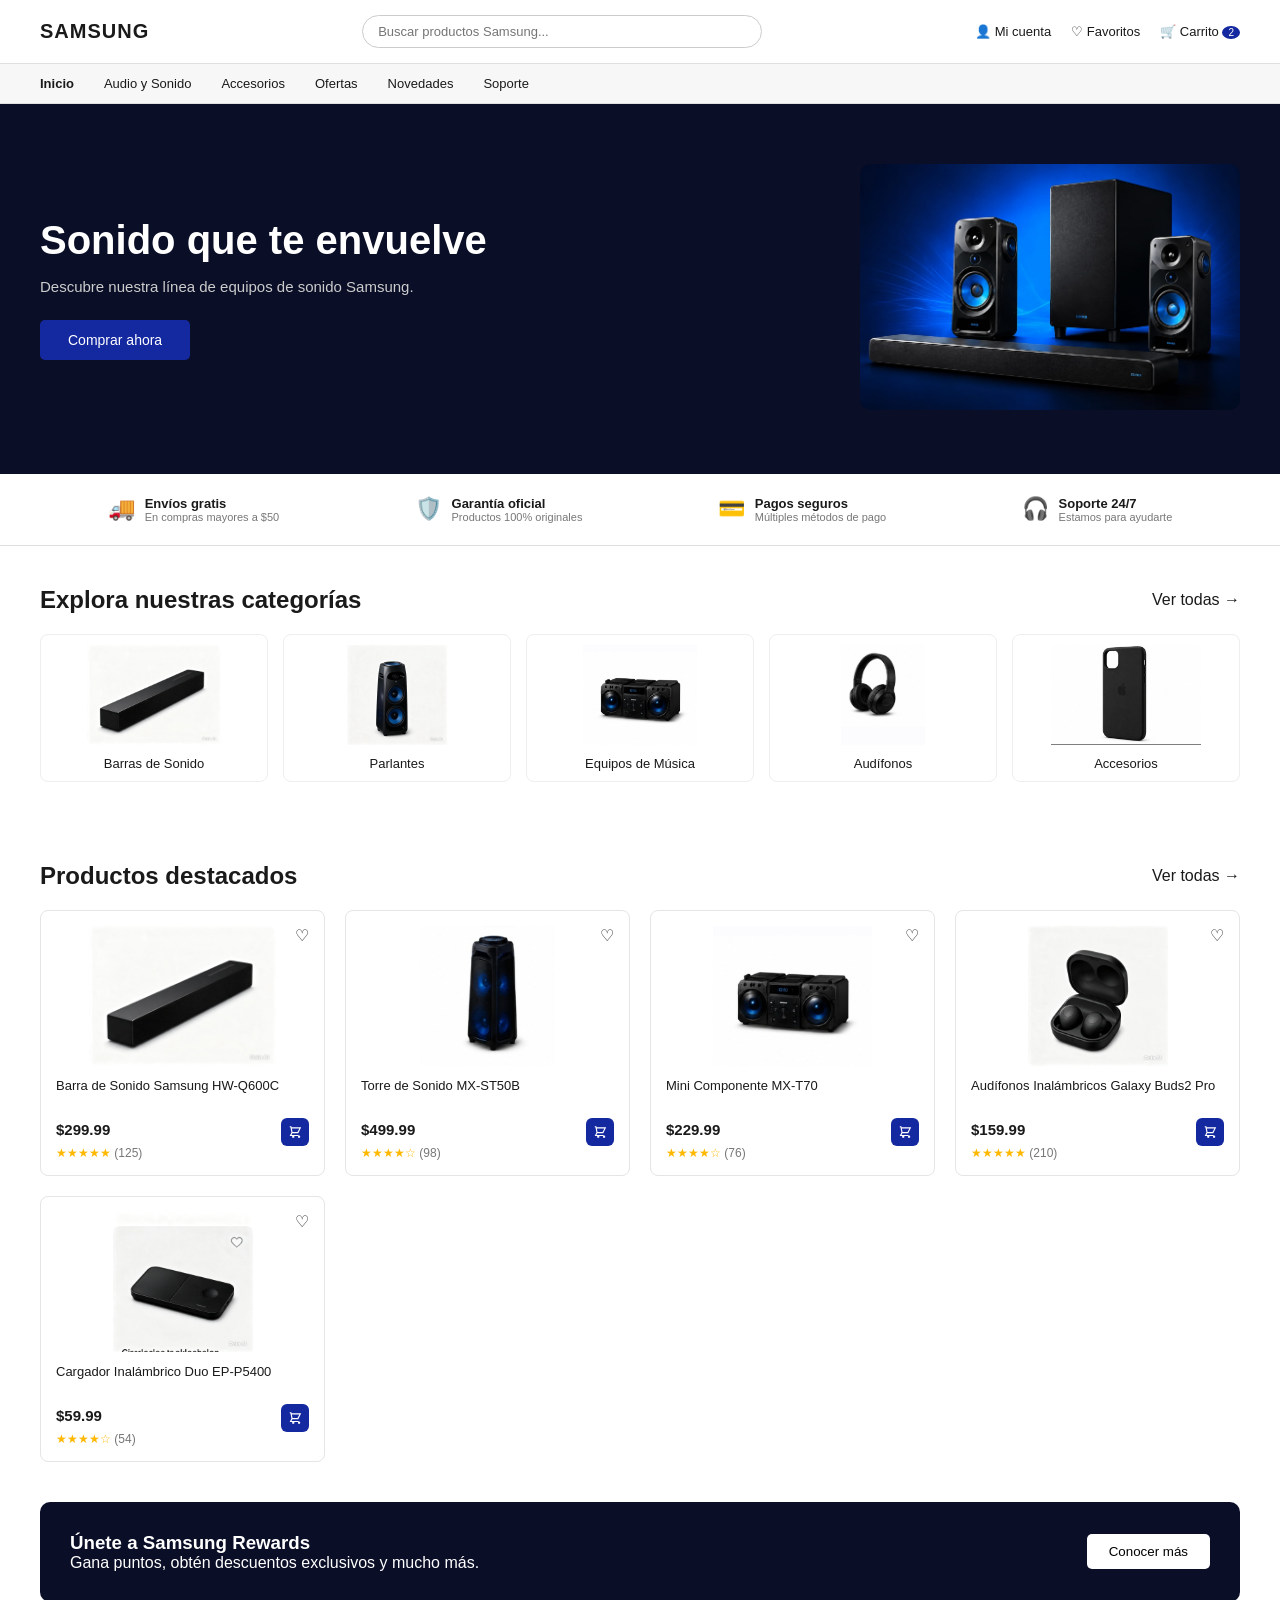
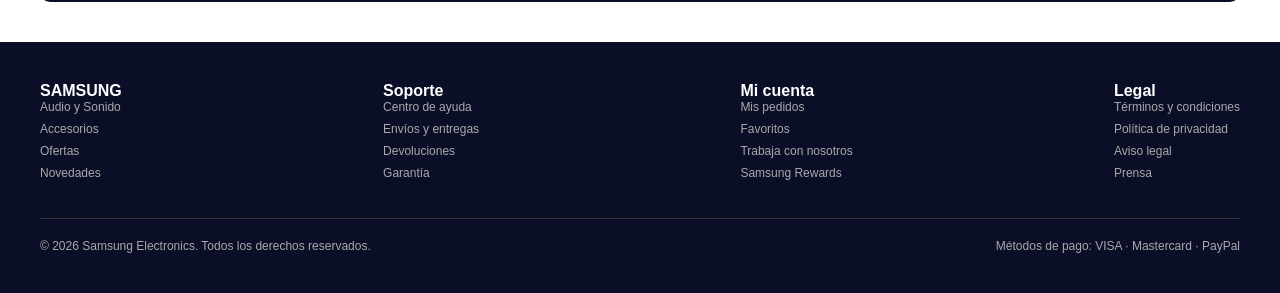
<file: index.html>
<!DOCTYPE html>
<html lang="es">
<head>
    <meta charset="UTF-8">
    <meta name="viewport" content="width=device-width, initial-scale=1.0">
    <title>Samsung Audio - Inicio</title>
    <link rel="stylesheet" href="estilos.css">
</head>
<body>

    <header>
        <div class="logo">SAMSUNG</div>
        <div class="buscador">
            <input type="text" placeholder="Buscar productos Samsung...">
        </div>
        <nav class="menu-usuario">
            <a href="cuenta.html">👤 Mi cuenta</a>
           <a href="favoritos.html">♡ Favoritos</a>
            <a href="carrito.html">🛒 Carrito <span class="badge-carrito">2</span></a>
        </nav>
    </header>

    <nav class="nav-categorias">
        <a href="index.html" class="activo">Inicio</a>
        <a href="categoria.html">Audio y Sonido</a>
        <a href="#">Accesorios</a>
        <a href="#">Ofertas</a>
        <a href="#">Novedades</a>
        <a href="#">Soporte</a>
    </nav>

    <section class="banner">
        <div class="banner-texto">
            <h1>Sonido que te envuelve</h1>
            <p>Descubre nuestra línea de equipos de sonido Samsung.</p>
            <button class="btn-comprar">Comprar ahora</button>
        </div>
        <div class="banner-imagen">
            <img src="imagenes/banner.jpeg" alt="Equipos de sonido Samsung">
        </div>
    </section>

    <section class="beneficios">
        <div class="beneficio">
            <span>🚚</span>
            <div>
                <strong>Envíos gratis</strong>
                <p>En compras mayores a $50</p>
            </div>
        </div>
        <div class="beneficio">
            <span>🛡️</span>
            <div>
                <strong>Garantía oficial</strong>
                <p>Productos 100% originales</p>
            </div>
        </div>
        <div class="beneficio">
            <span>💳</span>
            <div>
                <strong>Pagos seguros</strong>
                <p>Múltiples métodos de pago</p>
            </div>
        </div>
        <div class="beneficio">
            <span>🎧</span>
            <div>
                <strong>Soporte 24/7</strong>
                <p>Estamos para ayudarte</p>
            </div>
        </div>
    </section>

    <section class="seccion">
        <div class="seccion-titulo">
            <h2>Explora nuestras categorías</h2>
            <a href="#">Ver todas →</a>
        </div>
        <div class="categorias-grid">
            <a href="categoria.html" class="categoria-item">
                <img src="imagenes/barra-sonido.jpeg" alt="Barras de Sonido">
                <p>Barras de Sonido</p>
            </a>
            <a href="categoria.html" class="categoria-item">
                <img src="imagenes/parlantes.jpeg" alt="Parlantes">
                <p>Parlantes</p>
            </a>
            <a href="categoria.html" class="categoria-item">
                <img src="imagenes/equipo-sonido.jpeg" alt="Equipos de Música">
                <p>Equipos de Música</p>
            </a>
            <a href="categoria.html" class="categoria-item">
                <img src="imagenes/audifonos.jpeg" alt="Audífonos">
                <p>Audífonos</p>
            </a>
            <a href="categoria.html" class="categoria-item">
                <img src="imagenes/accesorios.jpeg" alt="Accesorios">
                <p>Accesorios</p>
            </a>
        </div>
    </section>

    <section class="seccion">
        <div class="seccion-titulo">
            <h2>Productos destacados</h2>
            <a href="categoria.html">Ver todas →</a>
        </div>
        <div class="productos-grid">
            <a href="producto.html">
                <div class="producto-card">
                    <span class="favorito">♡</span>
                    <img src="imagenes/barra-sonido.jpeg" alt="Barra de Sonido Samsung HW-Q600C">
                    <p class="nombre">Barra de Sonido Samsung HW-Q600C</p>
                    <div class="fila-precio">
                        <p class="precio">$299.99</p>
                        <button class="btn-carrito-mini">
                            <svg viewBox="0 0 24 24" fill="none" stroke="white" stroke-width="2"><path d="M3 3h2l.4 2M7 13h10l4-8H5.4M7 13L5.4 5M7 13l-2.5 5h13.5M9 21a1 1 0 100-2 1 1 0 000 2zM19 21a1 1 0 100-2 1 1 0 000 2z"/></svg>
                        </button>
                    </div>
                    <p class="rating">★★★★★ <span class="cantidad">(125)</span></p>
                </div>
            </a>
            <a href="producto.html">
                <div class="producto-card">
                    <span class="favorito">♡</span>
                    <img src="imagenes/torre-sonido.jpeg" alt="Torre de Sonido MX-ST50B">
                    <p class="nombre">Torre de Sonido MX-ST50B</p>
                    <div class="fila-precio">
                        <p class="precio">$499.99</p>
                        <button class="btn-carrito-mini">
                            <svg viewBox="0 0 24 24" fill="none" stroke="white" stroke-width="2"><path d="M3 3h2l.4 2M7 13h10l4-8H5.4M7 13L5.4 5M7 13l-2.5 5h13.5M9 21a1 1 0 100-2 1 1 0 000 2zM19 21a1 1 0 100-2 1 1 0 000 2z"/></svg>
                        </button>
                    </div>
                    <p class="rating">★★★★☆ <span class="cantidad">(98)</span></p>
                </div>
            </a>
            <a href="producto.html">
                <div class="producto-card">
                    <span class="favorito">♡</span>
                    <img src="imagenes/mini-componente.jpeg" alt="Mini Componente MX-T70">
                    <p class="nombre">Mini Componente MX-T70</p>
                    <div class="fila-precio">
                        <p class="precio">$229.99</p>
                        <button class="btn-carrito-mini">
                            <svg viewBox="0 0 24 24" fill="none" stroke="white" stroke-width="2"><path d="M3 3h2l.4 2M7 13h10l4-8H5.4M7 13L5.4 5M7 13l-2.5 5h13.5M9 21a1 1 0 100-2 1 1 0 000 2zM19 21a1 1 0 100-2 1 1 0 000 2z"/></svg>
                        </button>
                    </div>
                    <p class="rating">★★★★☆ <span class="cantidad">(76)</span></p>
                </div>
            </a>
            <a href="producto.html">
                <div class="producto-card">
                    <span class="favorito">♡</span>
                    <img src="imagenes/galaxy-buds2-pro.jpeg" alt="Audífonos Inalámbricos Galaxy Buds2 Pro">
                    <p class="nombre">Audífonos Inalámbricos Galaxy Buds2 Pro</p>
                    <div class="fila-precio">
                        <p class="precio">$159.99</p>
                        <button class="btn-carrito-mini">
                            <svg viewBox="0 0 24 24" fill="none" stroke="white" stroke-width="2"><path d="M3 3h2l.4 2M7 13h10l4-8H5.4M7 13L5.4 5M7 13l-2.5 5h13.5M9 21a1 1 0 100-2 1 1 0 000 2zM19 21a1 1 0 100-2 1 1 0 000 2z"/></svg>
                        </button>
                    </div>
                    <p class="rating">★★★★★ <span class="cantidad">(210)</span></p>
                </div>
            </a>
            <a href="producto.html">
                <div class="producto-card">
                    <span class="favorito">♡</span>
                    <img src="imagenes/cargador.jpeg" alt="Cargador Inalámbrico Duo EP-P5400">
                    <p class="nombre">Cargador Inalámbrico Duo EP-P5400</p>
                    <div class="fila-precio">
                        <p class="precio">$59.99</p>
                        <button class="btn-carrito-mini">
                            <svg viewBox="0 0 24 24" fill="none" stroke="white" stroke-width="2"><path d="M3 3h2l.4 2M7 13h10l4-8H5.4M7 13L5.4 5M7 13l-2.5 5h13.5M9 21a1 1 0 100-2 1 1 0 000 2zM19 21a1 1 0 100-2 1 1 0 000 2z"/></svg>
                        </button>
                    </div>
                    <p class="rating">★★★★☆ <span class="cantidad">(54)</span></p>
                </div>
            </a>
        </div>
    </section>

    <div class="rewards">
        <div>
            <h3>Únete a Samsung Rewards</h3>
            <p>Gana puntos, obtén descuentos exclusivos y mucho más.</p>
        </div>
        <button>Conocer más</button>
    </div>

    <footer>
        <div class="footer-columnas">
            <div class="footer-columna">
                <h4>SAMSUNG</h4>
                <a href="#">Audio y Sonido</a>
                <a href="#">Accesorios</a>
                <a href="#">Ofertas</a>
                <a href="#">Novedades</a>
            </div>
            <div class="footer-columna">
                <h4>Soporte</h4>
                <a href="#">Centro de ayuda</a>
                <a href="#">Envíos y entregas</a>
                <a href="#">Devoluciones</a>
                <a href="#">Garantía</a>
            </div>
            <div class="footer-columna">
                <h4>Mi cuenta</h4>
                <a href="#">Mis pedidos</a>
                <a href="#">Favoritos</a>
                <a href="#">Trabaja con nosotros</a>
                <a href="#">Samsung Rewards</a>
            </div>
            <div class="footer-columna">
                <h4>Legal</h4>
                <a href="#">Términos y condiciones</a>
                <a href="#">Política de privacidad</a>
                <a href="#">Aviso legal</a>
                <a href="#">Prensa</a>
            </div>
        </div>
        <div class="footer-final">
            <p>© 2026 Samsung Electronics. Todos los derechos reservados.</p>
            <p>Métodos de pago: VISA · Mastercard · PayPal</p>
        </div>
    </footer>

</body>
</html>
</file>
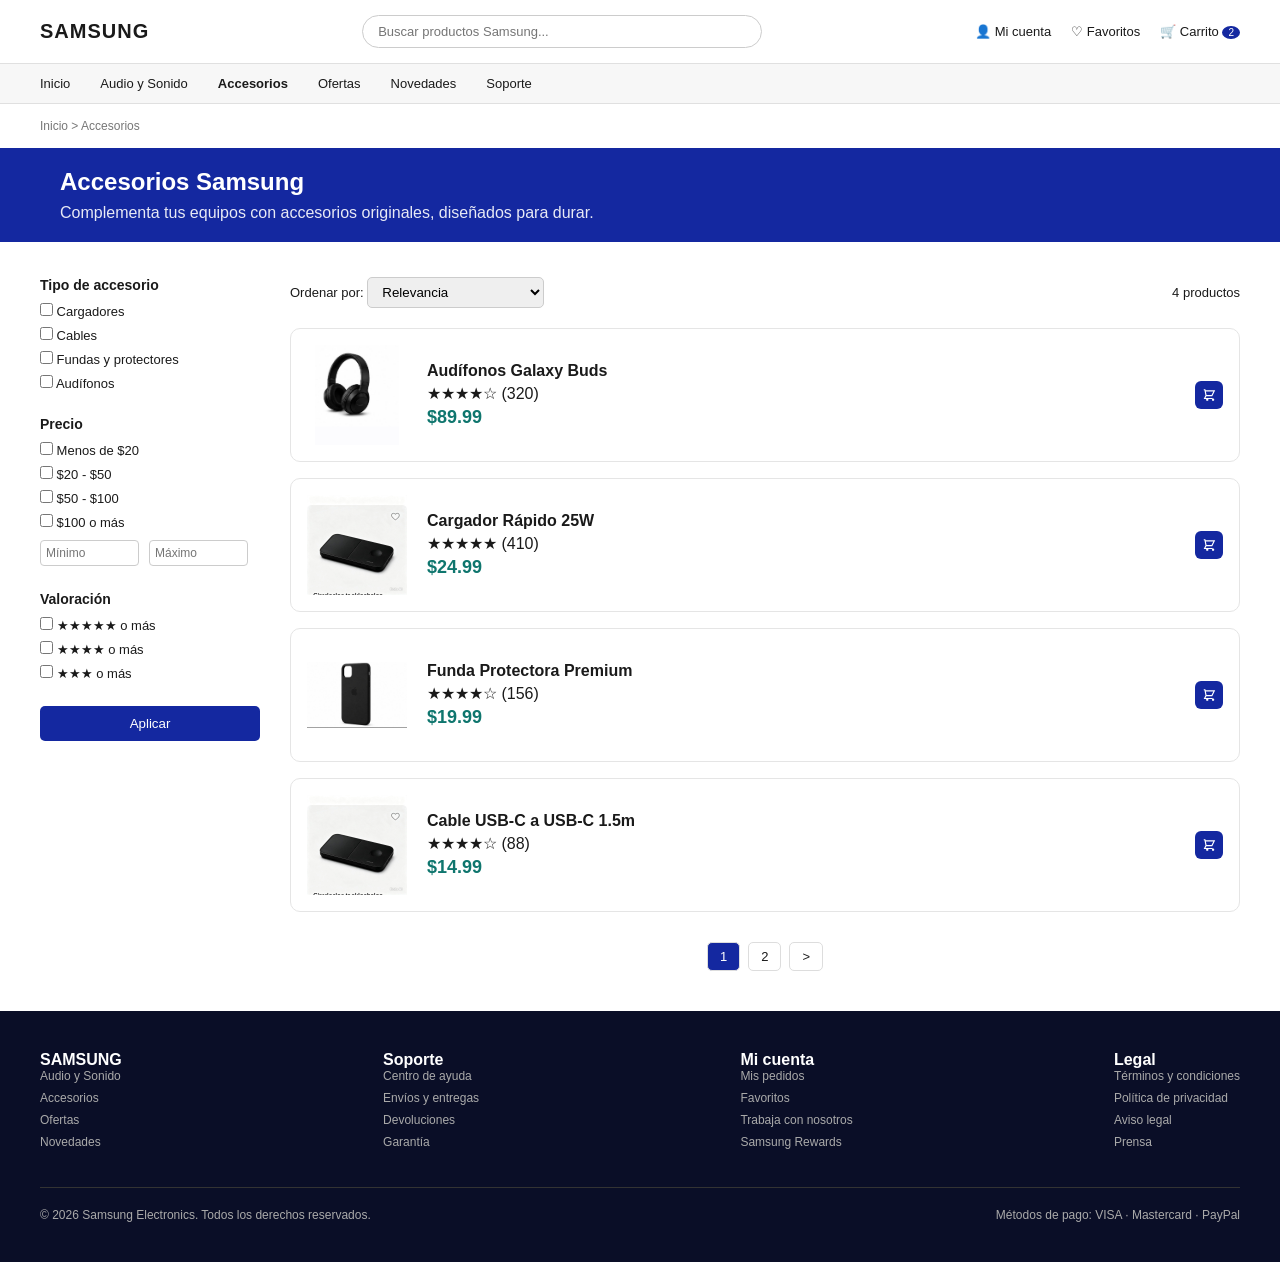
<file: accesorios.html>
<!DOCTYPE html>
<html lang="es">
<head>
    <meta charset="UTF-8">
    <meta name="viewport" content="width=device-width, initial-scale=1.0">
    <title>Samsung Audio - Accesorios</title>
    <link rel="stylesheet" href="estilos.css">
</head>
<body>

    <header>
        <div class="logo">SAMSUNG</div>
        <div class="buscador">
            <input type="text" placeholder="Buscar productos Samsung...">
        </div>
        <nav class="menu-usuario">
            <a href="cuenta.html">👤 Mi cuenta</a>
            <a href="favoritos.html">♡ Favoritos</a>
            <a href="carrito.html">🛒 Carrito <span class="badge-carrito">2</span></a>
        </nav>
    </header>

    <nav class="nav-categorias">
        <a href="index.html">Inicio</a>
        <a href="categoria.html">Audio y Sonido</a>
        <a href="accesorios.html" class="activo">Accesorios</a>
        <a href="ofertas.html">Ofertas</a>
        <a href="#">Novedades</a>
        <a href="#">Soporte</a>
    </nav>

    <div class="breadcrumb">
        <a href="index.html">Inicio</a> &gt; Accesorios
    </div>

    <div class="cabecera-accesorios">
        <h1>Accesorios Samsung</h1>
        <p>Complementa tus equipos con accesorios originales, diseñados para durar.</p>
    </div>

    <div class="categoria-layout">

        <aside class="filtros">
            <div class="filtro-grupo">
                <h4>Tipo de accesorio</h4>
                <label><input type="checkbox"> Cargadores</label>
                <label><input type="checkbox"> Cables</label>
                <label><input type="checkbox"> Fundas y protectores</label>
                <label><input type="checkbox"> Audífonos</label>
            </div>

            <div class="filtro-grupo">
                <h4>Precio</h4>
                <label><input type="checkbox"> Menos de $20</label>
                <label><input type="checkbox"> $20 - $50</label>
                <label><input type="checkbox"> $50 - $100</label>
                <label><input type="checkbox"> $100 o más</label>
                <div style="display:flex; gap:10px; margin: 10px 0;">
                    <input type="number" placeholder="Mínimo">
                    <input type="number" placeholder="Máximo">
                </div>
            </div>

            <div class="filtro-grupo">
                <h4>Valoración</h4>
                <label><input type="checkbox"> ★★★★★ o más</label>
                <label><input type="checkbox"> ★★★★ o más</label>
                <label><input type="checkbox"> ★★★ o más</label>
            </div>

            <button class="btn-aplicar btn-aplicar-accesorios">Aplicar</button>
        </aside>

        <div class="categoria-contenido">

            <div class="categoria-toolbar">
                <div>
                    Ordenar por:
                    <select>
                        <option>Relevancia</option>
                        <option>Precio: menor a mayor</option>
                        <option>Precio: mayor a menor</option>
                        <option>Mejor valorados</option>
                    </select>
                </div>
                <span>4 productos</span>
            </div>

            <div class="productos-lista">

                <a href="producto.html" class="producto-card-lista">
                    <img src="imagenes/audifonos.jpeg" alt="Audífonos Galaxy Buds">
                    <div class="info-lista">
                        <p class="nombre">Audífonos Galaxy Buds</p>
                        <p class="rating">★★★★☆ <span class="cantidad">(320)</span></p>
                        <p class="precio">$89.99</p>
                    </div>
                    <button class="btn-carrito-mini">
                        <svg viewBox="0 0 24 24" fill="none" stroke="white" stroke-width="2"><path d="M3 3h2l.4 2M7 13h10l4-8H5.4M7 13L5.4 5M7 13l-2.5 5h13.5M9 21a1 1 0 100-2 1 1 0 000 2zM19 21a1 1 0 100-2 1 1 0 000 2z"/></svg>
                    </button>
                </a>

                <a href="producto.html" class="producto-card-lista">
                    <img src="imagenes/cargador.jpeg" alt="Cargador Rápido 25W">
                    <div class="info-lista">
                        <p class="nombre">Cargador Rápido 25W</p>
                        <p class="rating">★★★★★ <span class="cantidad">(410)</span></p>
                        <p class="precio">$24.99</p>
                    </div>
                    <button class="btn-carrito-mini">
                        <svg viewBox="0 0 24 24" fill="none" stroke="white" stroke-width="2"><path d="M3 3h2l.4 2M7 13h10l4-8H5.4M7 13L5.4 5M7 13l-2.5 5h13.5M9 21a1 1 0 100-2 1 1 0 000 2zM19 21a1 1 0 100-2 1 1 0 000 2z"/></svg>
                    </button>
                </a>

                <a href="producto.html" class="producto-card-lista">
                    <img src="imagenes/accesorios.jpeg" alt="Funda protectora">
                    <div class="info-lista">
                        <p class="nombre">Funda Protectora Premium</p>
                        <p class="rating">★★★★☆ <span class="cantidad">(156)</span></p>
                        <p class="precio">$19.99</p>
                    </div>
                    <button class="btn-carrito-mini">
                        <svg viewBox="0 0 24 24" fill="none" stroke="white" stroke-width="2"><path d="M3 3h2l.4 2M7 13h10l4-8H5.4M7 13L5.4 5M7 13l-2.5 5h13.5M9 21a1 1 0 100-2 1 1 0 000 2zM19 21a1 1 0 100-2 1 1 0 000 2z"/></svg>
                    </button>
                </a>

                <a href="producto.html" class="producto-card-lista">
                    <img src="imagenes/cargador.jpeg" alt="Cable USB-C a USB-C">
                    <div class="info-lista">
                        <p class="nombre">Cable USB-C a USB-C 1.5m</p>
                        <p class="rating">★★★★☆ <span class="cantidad">(88)</span></p>
                        <p class="precio">$14.99</p>
                    </div>
                    <button class="btn-carrito-mini">
                        <svg viewBox="0 0 24 24" fill="none" stroke="white" stroke-width="2"><path d="M3 3h2l.4 2M7 13h10l4-8H5.4M7 13L5.4 5M7 13l-2.5 5h13.5M9 21a1 1 0 100-2 1 1 0 000 2zM19 21a1 1 0 100-2 1 1 0 000 2z"/></svg>
                    </button>
                </a>

            </div>

            <div class="paginacion">
                <a href="#" class="activo">1</a>
                <a href="#">2</a>
                <a href="#">&gt;</a>
            </div>
        </div>
    </div>

    <footer>
        <div class="footer-columnas">
            <div class="footer-columna">
                <h4>SAMSUNG</h4>
                <a href="categoria.html">Audio y Sonido</a>
                <a href="accesorios.html">Accesorios</a>
                <a href="#">Ofertas</a>
                <a href="#">Novedades</a>
            </div>
            <div class="footer-columna">
                <h4>Soporte</h4>
                <a href="#">Centro de ayuda</a>
                <a href="#">Envíos y entregas</a>
                <a href="#">Devoluciones</a>
                <a href="#">Garantía</a>
            </div>
            <div class="footer-columna">
                <h4>Mi cuenta</h4>
                <a href="#">Mis pedidos</a>
                <a href="#">Favoritos</a>
                <a href="#">Trabaja con nosotros</a>
                <a href="#">Samsung Rewards</a>
            </div>
            <div class="footer-columna">
                <h4>Legal</h4>
                <a href="#">Términos y condiciones</a>
                <a href="#">Política de privacidad</a>
                <a href="#">Aviso legal</a>
                <a href="#">Prensa</a>
            </div>
        </div>
        <div class="footer-final">
            <p>© 2026 Samsung Electronics. Todos los derechos reservados.</p>
            <p>Métodos de pago: VISA · Mastercard · PayPal</p>
        </div>
    </footer>

</body>
</html>
</file>
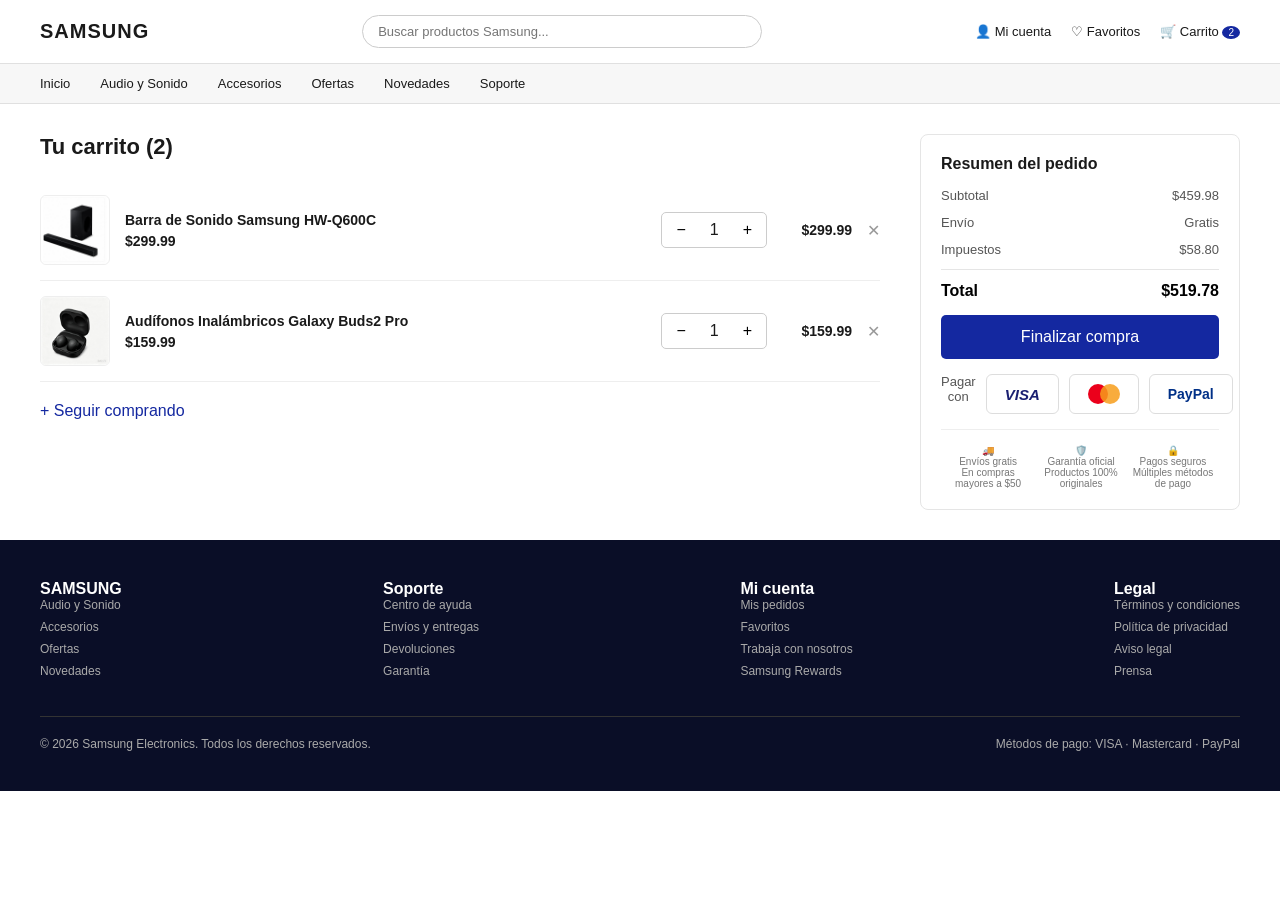
<file: carrito.html>
<!DOCTYPE html>
<html lang="es">
<head>
    <meta charset="UTF-8">
    <meta name="viewport" content="width=device-width, initial-scale=1.0">
    <title>Samsung Audio - Carrito</title>
    <link rel="stylesheet" href="estilos.css">
</head>
<body>

    <header>
        <div class="logo">SAMSUNG</div>
        <div class="buscador">
            <input type="text" placeholder="Buscar productos Samsung...">
        </div>
        <nav class="menu-usuario">
            <a href="#">👤 Mi cuenta</a>
            <a href="favoritos.html">♡ Favoritos</a>
            <a href="carrito.html">🛒 Carrito <span class="badge-carrito">2</span></a>
        </nav>
    </header>

    <nav class="nav-categorias">
        <a href="index.html">Inicio</a>
        <a href="categoria.html">Audio y Sonido</a>
        <a href="#">Accesorios</a>
        <a href="#">Ofertas</a>
        <a href="#">Novedades</a>
        <a href="#">Soporte</a>
    </nav>

    <div class="carrito-layout">

        <div class="carrito-lista">
            <h1>Tu carrito (2)</h1>

            <div class="carrito-item">
                <img src="imagenes/hw-q600c-carrito.jpeg" alt="Barra de Sonido Samsung HW-Q600C">
                <div class="info">
                    <h4>Barra de Sonido Samsung HW-Q600C</h4>
                    <p class="precio">$299.99</p>
                </div>
                <div class="control">
                    <button type="button">−</button>
                    <span>1</span>
                    <button type="button">+</button>
                </div>
                <p class="precio-total">$299.99</p>
                <span class="eliminar">✕</span>
            </div>

            <div class="carrito-item">
                <img src="imagenes/galaxy-buds2-pro.jpeg" alt="Audífonos Inalámbricos Galaxy Buds2 Pro">
                <div class="info">
                    <h4>Audífonos Inalámbricos Galaxy Buds2 Pro</h4>
                    <p class="precio">$159.99</p>
                </div>
                <div class="control">
                    <button type="button">−</button>
                    <span>1</span>
                    <button type="button">+</button>
                </div>
                <p class="precio-total">$159.99</p>
                <span class="eliminar">✕</span>
            </div>

            <a href="categoria.html" class="seguir-comprando">+ Seguir comprando</a>
        </div>

        <div class="resumen-pedido">
            <h3>Resumen del pedido</h3>

            <div class="resumen-linea">
                <span>Subtotal</span>
                <span>$459.98</span>
            </div>
            <div class="resumen-linea">
                <span>Envío</span>
                <span>Gratis</span>
            </div>
            <div class="resumen-linea">
                <span>Impuestos</span>
                <span>$58.80</span>
            </div>
            <div class="resumen-linea total">
                <span>Total</span>
                <span>$519.78</span>
            </div>

            <a href="checkout.html" class="btn-finalizar">Finalizar compra</a>
            
           <div class="metodos-pago">
    <span class="metodos-titulo">Pagar con</span>
    <div class="iconos-pago">
        <div class="icono-tarjeta visa">VISA</div>
        <div class="icono-tarjeta mastercard">
            <span class="circulo rojo"></span>
            <span class="circulo naranja"></span>
        </div>
        <div class="icono-tarjeta paypal">PayPal</div>
    </div>
</div>
            <div class="resumen-beneficios">
                <div>🚚<br>Envíos gratis<br>En compras mayores a $50</div>
                <div>🛡️<br>Garantía oficial<br>Productos 100% originales</div>
                <div>🔒<br>Pagos seguros<br>Múltiples métodos de pago</div>
            </div>
        </div>

    </div>

    <footer>
        <div class="footer-columnas">
            <div class="footer-columna">
                <h4>SAMSUNG</h4>
                <a href="#">Audio y Sonido</a>
                <a href="#">Accesorios</a>
                <a href="#">Ofertas</a>
                <a href="#">Novedades</a>
            </div>
            <div class="footer-columna">
                <h4>Soporte</h4>
                <a href="#">Centro de ayuda</a>
                <a href="#">Envíos y entregas</a>
                <a href="#">Devoluciones</a>
                <a href="#">Garantía</a>
            </div>
            <div class="footer-columna">
                <h4>Mi cuenta</h4>
                <a href="#">Mis pedidos</a>
                <a href="#">Favoritos</a>
                <a href="#">Trabaja con nosotros</a>
                <a href="#">Samsung Rewards</a>
            </div>
            <div class="footer-columna">
                <h4>Legal</h4>
                <a href="#">Términos y condiciones</a>
                <a href="#">Política de privacidad</a>
                <a href="#">Aviso legal</a>
                <a href="#">Prensa</a>
            </div>
        </div>
        <div class="footer-final">
            <p>© 2026 Samsung Electronics. Todos los derechos reservados.</p>
            <p>Métodos de pago: VISA · Mastercard · PayPal</p>
        </div>
    </footer>

</body>
</html>
</file>
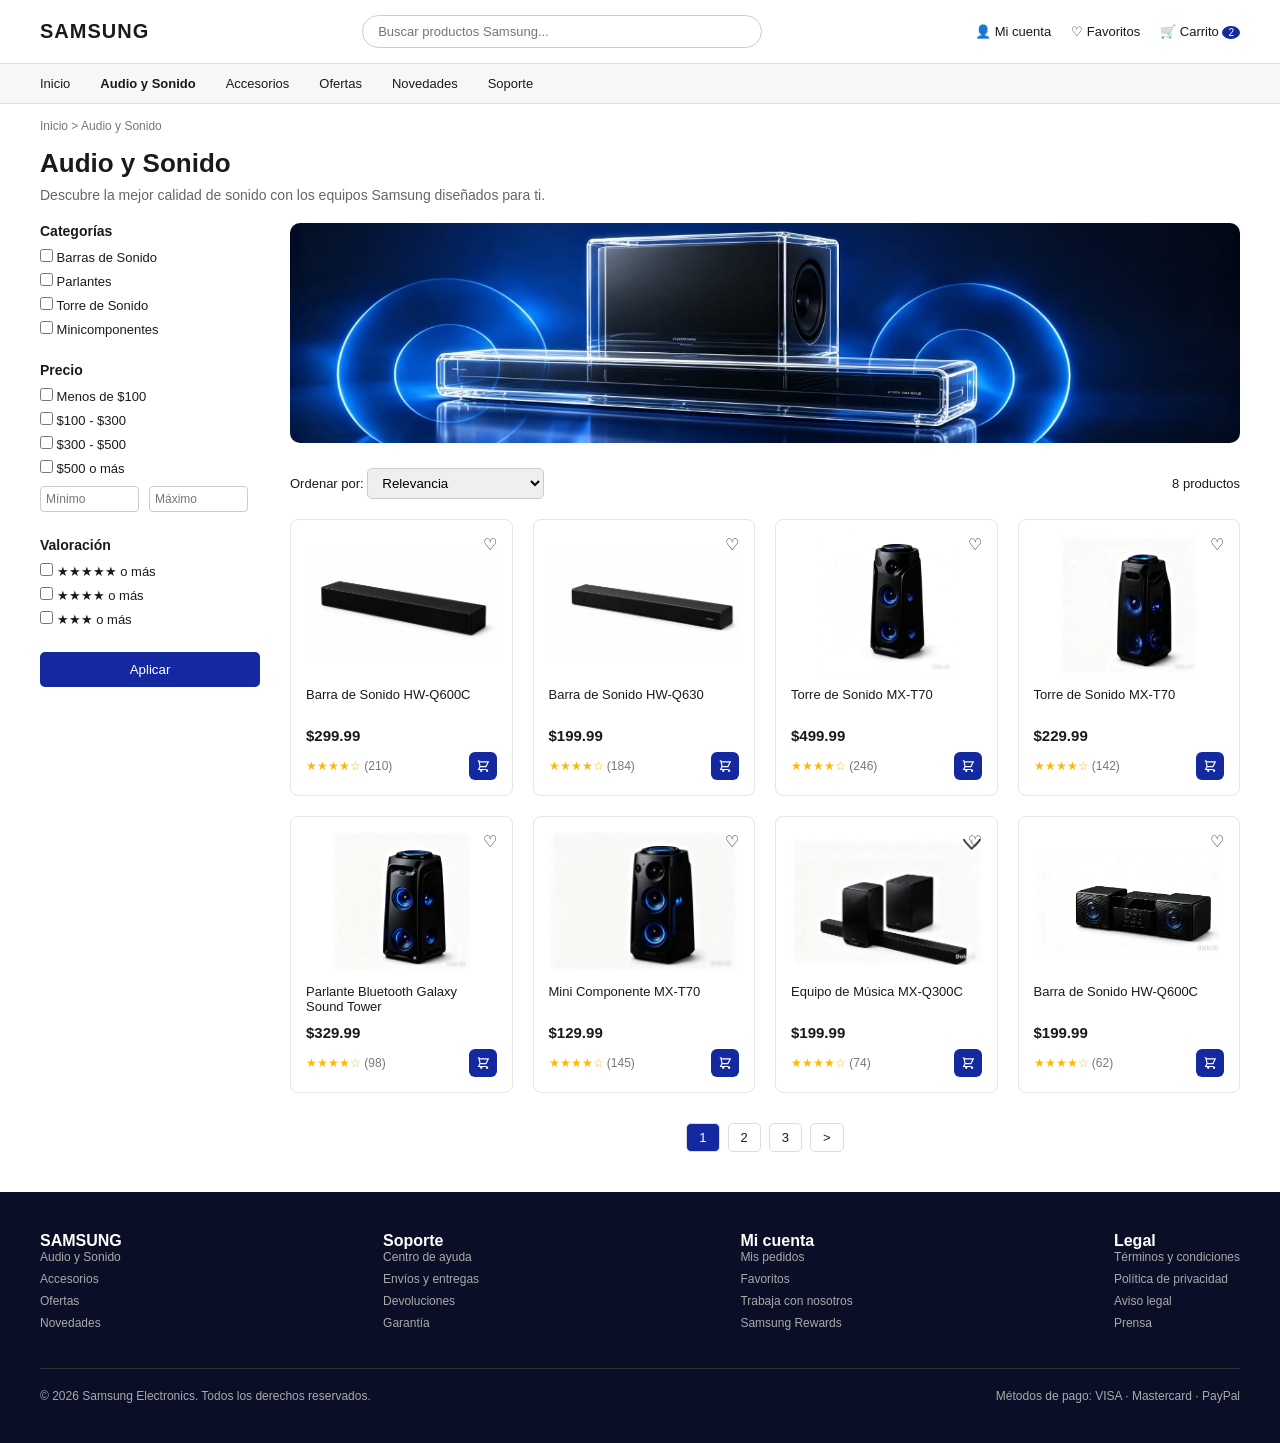
<file: categoria.html>
<!DOCTYPE html>
<html lang="es">
<head>
    <meta charset="UTF-8">
    <meta name="viewport" content="width=device-width, initial-scale=1.0">
    <title>Samsung Audio - Categoría</title>
    <link rel="stylesheet" href="estilos.css">
</head>
<body>

    <header>
        <div class="logo">SAMSUNG</div>
        <div class="buscador">
            <input type="text" placeholder="Buscar productos Samsung...">
        </div>
        <nav class="menu-usuario">
            <a href="#">👤 Mi cuenta</a>
            <a href="#">♡ Favoritos</a>
            <a href="carrito.html">🛒 Carrito <span class="badge-carrito">2</span></a>
        </nav>
    </header>

    <nav class="nav-categorias">
        <a href="index.html">Inicio</a>
        <a href="categoria.html" class="activo">Audio y Sonido</a>
        <a href="#">Accesorios</a>
        <a href="#">Ofertas</a>
        <a href="#">Novedades</a>
        <a href="#">Soporte</a>
    </nav>

    <div class="breadcrumb">
        <a href="index.html">Inicio</a> &gt; Audio y Sonido
    </div>

    <div class="categoria-cabecera">
        <h1>Audio y Sonido</h1>
        <p>Descubre la mejor calidad de sonido con los equipos Samsung diseñados para ti.</p>
    </div>

    <div class="categoria-layout">

        <aside class="filtros">
            <div class="filtro-grupo">
                <h4>Categorías</h4>
                <label><input type="checkbox"> Barras de Sonido</label>
                <label><input type="checkbox"> Parlantes</label>
                <label><input type="checkbox"> Torre de Sonido</label>
                <label><input type="checkbox"> Minicomponentes</label>
            </div>

            <div class="filtro-grupo">
                <h4>Precio</h4>
                <label><input type="checkbox"> Menos de $100</label>
                <label><input type="checkbox"> $100 - $300</label>
                <label><input type="checkbox"> $300 - $500</label>
                <label><input type="checkbox"> $500 o más</label>
                <div style="display:flex; gap:10px; margin: 10px 0;">
                    <input type="number" placeholder="Mínimo">
                    <input type="number" placeholder="Máximo">
                </div>
            </div>

            <div class="filtro-grupo">
                <h4>Valoración</h4>
                <label><input type="checkbox"> ★★★★★ o más</label>
                <label><input type="checkbox"> ★★★★ o más</label>
                <label><input type="checkbox"> ★★★ o más</label>
            </div>

            <button class="btn-aplicar">Aplicar</button>
        </aside>

        <div class="categoria-contenido">

            <img src="imagenes/banner-categoria.jpeg" alt="Banner Audio y Sonido Samsung" class="banner-categoria-img">

            <div class="categoria-toolbar">
                <div>
                    Ordenar por:
                    <select>
                        <option>Relevancia</option>
                        <option>Precio: menor a mayor</option>
                        <option>Precio: mayor a menor</option>
                        <option>Mejor valorados</option>
                    </select>
                </div>
                <span>8 productos</span>
            </div>

            <div class="productos-grid">

                <a href="producto.html">
                    <div class="producto-card">
                        <span class="favorito">♡</span>
                        <img src="imagenes/hw-q600c.jpeg" alt="Barra de Sonido HW-Q600C">
                        <p class="nombre">Barra de Sonido HW-Q600C</p>
                        <p class="precio">$299.99</p>
                        <div class="fila-rating">
                            <p class="rating">★★★★☆ <span class="cantidad">(210)</span></p>
                            <button class="btn-carrito-mini">
                                <svg viewBox="0 0 24 24" fill="none" stroke="white" stroke-width="2"><path d="M3 3h2l.4 2M7 13h10l4-8H5.4M7 13L5.4 5M7 13l-2.5 5h13.5M9 21a1 1 0 100-2 1 1 0 000 2zM19 21a1 1 0 100-2 1 1 0 000 2z"/></svg>
                            </button>
                        </div>
                    </div>
                </a>

                <a href="producto.html">
                    <div class="producto-card">
                        <span class="favorito">♡</span>
                        <img src="imagenes/hw-q630.jpeg" alt="Barra de Sonido HW-Q630">
                        <p class="nombre">Barra de Sonido HW-Q630</p>
                        <p class="precio">$199.99</p>
                        <div class="fila-rating">
                            <p class="rating">★★★★☆ <span class="cantidad">(184)</span></p>
                            <button class="btn-carrito-mini">
                                <svg viewBox="0 0 24 24" fill="none" stroke="white" stroke-width="2"><path d="M3 3h2l.4 2M7 13h10l4-8H5.4M7 13L5.4 5M7 13l-2.5 5h13.5M9 21a1 1 0 100-2 1 1 0 000 2zM19 21a1 1 0 100-2 1 1 0 000 2z"/></svg>
                            </button>
                        </div>
                    </div>
                </a>

                <a href="producto.html">
                    <div class="producto-card">
                        <span class="favorito">♡</span>
                        <img src="imagenes/torre-mxt70-1.jpeg" alt="Torre de Sonido MX-T70">
                        <p class="nombre">Torre de Sonido MX-T70</p>
                        <p class="precio">$499.99</p>
                        <div class="fila-rating">
                            <p class="rating">★★★★☆ <span class="cantidad">(246)</span></p>
                            <button class="btn-carrito-mini">
                                <svg viewBox="0 0 24 24" fill="none" stroke="white" stroke-width="2"><path d="M3 3h2l.4 2M7 13h10l4-8H5.4M7 13L5.4 5M7 13l-2.5 5h13.5M9 21a1 1 0 100-2 1 1 0 000 2zM19 21a1 1 0 100-2 1 1 0 000 2z"/></svg>
                            </button>
                        </div>
                    </div>
                </a>

                <a href="producto.html">
                    <div class="producto-card">
                        <span class="favorito">♡</span>
                        <img src="imagenes/torre-mxt70-2.jpeg" alt="Torre de Sonido MX-T70">
                        <p class="nombre">Torre de Sonido MX-T70</p>
                        <p class="precio">$229.99</p>
                        <div class="fila-rating">
                            <p class="rating">★★★★☆ <span class="cantidad">(142)</span></p>
                            <button class="btn-carrito-mini">
                                <svg viewBox="0 0 24 24" fill="none" stroke="white" stroke-width="2"><path d="M3 3h2l.4 2M7 13h10l4-8H5.4M7 13L5.4 5M7 13l-2.5 5h13.5M9 21a1 1 0 100-2 1 1 0 000 2zM19 21a1 1 0 100-2 1 1 0 000 2z"/></svg>
                            </button>
                        </div>
                    </div>
                </a>

                <a href="producto.html">
                    <div class="producto-card">
                        <span class="favorito">♡</span>
                        <img src="imagenes/galaxy-sound-tower.jpeg" alt="Parlante Bluetooth Galaxy Sound Tower">
                        <p class="nombre">Parlante Bluetooth Galaxy Sound Tower</p>
                        <p class="precio">$329.99</p>
                        <div class="fila-rating">
                            <p class="rating">★★★★☆ <span class="cantidad">(98)</span></p>
                            <button class="btn-carrito-mini">
                                <svg viewBox="0 0 24 24" fill="none" stroke="white" stroke-width="2"><path d="M3 3h2l.4 2M7 13h10l4-8H5.4M7 13L5.4 5M7 13l-2.5 5h13.5M9 21a1 1 0 100-2 1 1 0 000 2zM19 21a1 1 0 100-2 1 1 0 000 2z"/></svg>
                            </button>
                        </div>
                    </div>
                </a>

                <a href="producto.html">
                    <div class="producto-card">
                        <span class="favorito">♡</span>
                        <img src="imagenes/mini-mxt70.jpeg" alt="Mini Componente MX-T70">
                        <p class="nombre">Mini Componente MX-T70</p>
                        <p class="precio">$129.99</p>
                        <div class="fila-rating">
                            <p class="rating">★★★★☆ <span class="cantidad">(145)</span></p>
                            <button class="btn-carrito-mini">
                                <svg viewBox="0 0 24 24" fill="none" stroke="white" stroke-width="2"><path d="M3 3h2l.4 2M7 13h10l4-8H5.4M7 13L5.4 5M7 13l-2.5 5h13.5M9 21a1 1 0 100-2 1 1 0 000 2zM19 21a1 1 0 100-2 1 1 0 000 2z"/></svg>
                            </button>
                        </div>
                    </div>
                </a>

                <a href="producto.html">
                    <div class="producto-card">
                        <span class="favorito">♡</span>
                        <img src="imagenes/equipo-mxq300c.jpeg" alt="Equipo de Música MX-Q300C">
                        <p class="nombre">Equipo de Música MX-Q300C</p>
                        <p class="precio">$199.99</p>
                        <div class="fila-rating">
                            <p class="rating">★★★★☆ <span class="cantidad">(74)</span></p>
                            <button class="btn-carrito-mini">
                                <svg viewBox="0 0 24 24" fill="none" stroke="white" stroke-width="2"><path d="M3 3h2l.4 2M7 13h10l4-8H5.4M7 13L5.4 5M7 13l-2.5 5h13.5M9 21a1 1 0 100-2 1 1 0 000 2zM19 21a1 1 0 100-2 1 1 0 000 2z"/></svg>
                            </button>
                        </div>
                    </div>
                </a>

                <a href="producto.html">
                    <div class="producto-card">
                        <span class="favorito">♡</span>
                        <img src="imagenes/hw-q600c-2.jpeg" alt="Barra de Sonido HW-Q600C">
                        <p class="nombre">Barra de Sonido HW-Q600C</p>
                        <p class="precio">$199.99</p>
                        <div class="fila-rating">
                            <p class="rating">★★★★☆ <span class="cantidad">(62)</span></p>
                            <button class="btn-carrito-mini">
                                <svg viewBox="0 0 24 24" fill="none" stroke="white" stroke-width="2"><path d="M3 3h2l.4 2M7 13h10l4-8H5.4M7 13L5.4 5M7 13l-2.5 5h13.5M9 21a1 1 0 100-2 1 1 0 000 2zM19 21a1 1 0 100-2 1 1 0 000 2z"/></svg>
                            </button>
                        </div>
                    </div>
                </a>

            </div>

            <div class="paginacion">
                <a href="#" class="activo">1</a>
                <a href="#">2</a>
                <a href="#">3</a>
                <a href="#">&gt;</a>
            </div>
        </div>
    </div>

    <footer>
        <div class="footer-columnas">
            <div class="footer-columna">
                <h4>SAMSUNG</h4>
                <a href="#">Audio y Sonido</a>
                <a href="#">Accesorios</a>
                <a href="#">Ofertas</a>
                <a href="#">Novedades</a>
            </div>
            <div class="footer-columna">
                <h4>Soporte</h4>
                <a href="#">Centro de ayuda</a>
                <a href="#">Envíos y entregas</a>
                <a href="#">Devoluciones</a>
                <a href="#">Garantía</a>
            </div>
            <div class="footer-columna">
                <h4>Mi cuenta</h4>
                <a href="#">Mis pedidos</a>
                <a href="#">Favoritos</a>
                <a href="#">Trabaja con nosotros</a>
                <a href="#">Samsung Rewards</a>
            </div>
            <div class="footer-columna">
                <h4>Legal</h4>
                <a href="#">Términos y condiciones</a>
                <a href="#">Política de privacidad</a>
                <a href="#">Aviso legal</a>
                <a href="#">Prensa</a>
            </div>
        </div>
        <div class="footer-final">
            <p>© 2026 Samsung Electronics. Todos los derechos reservados.</p>
            <p>Métodos de pago: VISA · Mastercard · PayPal</p>
        </div>
    </footer>

</body>
</html>
</file>
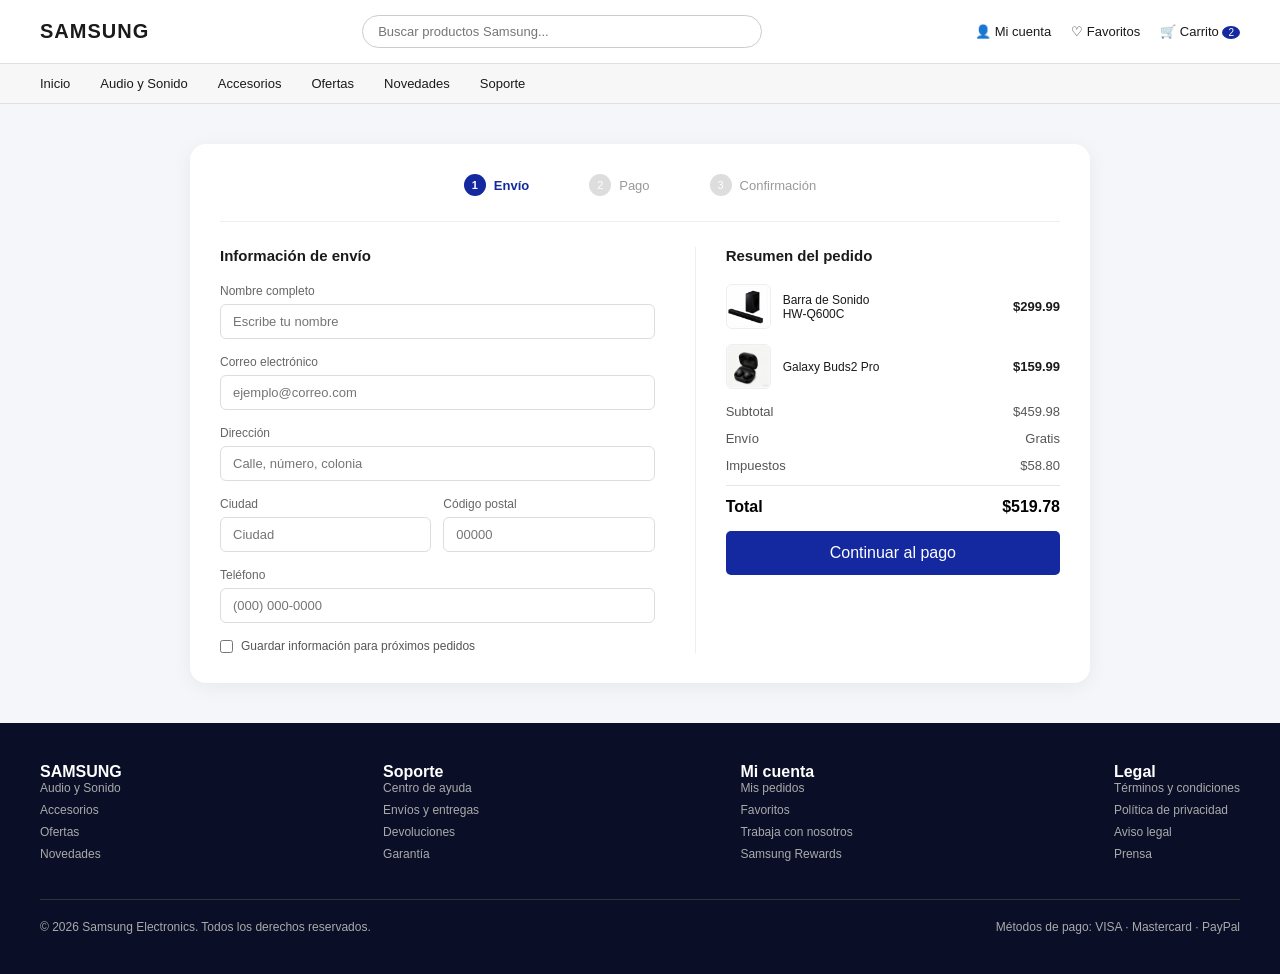
<file: checkout.html>
<!DOCTYPE html>
<html lang="es">
<head>
    <meta charset="UTF-8">
    <meta name="viewport" content="width=device-width, initial-scale=1.0">
    <title>Samsung Audio - Checkout</title>
    <link rel="stylesheet" href="estilos.css">
</head>
<body>

    <header>
        <div class="logo">SAMSUNG</div>
        <div class="buscador">
            <input type="text" placeholder="Buscar productos Samsung...">
        </div>
        <nav class="menu-usuario">
            <a href="#">👤 Mi cuenta</a>
            <a href="favoritos.html">♡ Favoritos</a>
            <a href="carrito.html">🛒 Carrito <span class="badge-carrito">2</span></a>
        </nav>
    </header>

    <nav class="nav-categorias">
        <a href="index.html">Inicio</a>
        <a href="categoria.html">Audio y Sonido</a>
        <a href="#">Accesorios</a>
        <a href="#">Ofertas</a>
        <a href="#">Novedades</a>
        <a href="#">Soporte</a>
    </nav>

    <div class="checkout-contenedor">
        <div class="checkout-tarjeta">

            <div class="pasos-checkout">
                <div class="paso activo">
                    <span class="paso-numero">1</span>
                    <span>Envío</span>
                </div>
                <div class="paso">
                    <span class="paso-numero">2</span>
                    <span>Pago</span>
                </div>
                <div class="paso">
                    <span class="paso-numero">3</span>
                    <span>Confirmación</span>
                </div>
            </div>

            <div class="checkout-columnas">

                <div class="columna-envio">
                    <h3>Información de envío</h3>

                    <form class="formulario-envio">
                        <div class="campo-formulario">
                            <label>Nombre completo</label>
                            <input type="text" placeholder="Escribe tu nombre">
                        </div>

                        <div class="campo-formulario">
                            <label>Correo electrónico</label>
                            <input type="email" placeholder="ejemplo@correo.com">
                        </div>

                        <div class="campo-formulario">
                            <label>Dirección</label>
                            <input type="text" placeholder="Calle, número, colonia">
                        </div>

                        <div class="fila-campos">
                            <div class="campo-formulario">
                                <label>Ciudad</label>
                                <input type="text" placeholder="Ciudad">
                            </div>
                            <div class="campo-formulario">
                                <label>Código postal</label>
                                <input type="text" placeholder="00000">
                            </div>
                        </div>

                        <div class="campo-formulario">
                            <label>Teléfono</label>
                            <input type="tel" placeholder="(000) 000-0000">
                        </div>

                        <label class="campo-checkbox">
                            <input type="checkbox">
                            Guardar información para próximos pedidos
                        </label>
                    </form>
                </div>

                <div class="columna-resumen">
                    <h3>Resumen del pedido</h3>

                    <div class="resumen-item">
                        <img src="imagenes/hw-q600c-carrito.jpeg" alt="Barra de Sonido HW-Q600C">
                        
                        
                        <div class="info">
                            <h4>Barra de Sonido<br>HW-Q600C</h4>
                        </div>
                        <p class="precio-total">$299.99</p>
                    </div>

                    <div class="resumen-item">
                        <img src="imagenes/galaxy-buds.jpg.jpeg" alt="Galaxy Buds2 Pro">
                        <div class="info">
                            <h4>Galaxy Buds2 Pro</h4>
                        </div>
                        <p class="precio-total">$159.99</p>
                    </div>

                    <div class="resumen-linea">
                        <span>Subtotal</span>
                        <span>$459.98</span>
                    </div>
                    <div class="resumen-linea">
                        <span>Envío</span>
                        <span>Gratis</span>
                    </div>
                    <div class="resumen-linea">
                        <span>Impuestos</span>
                        <span>$58.80</span>
                    </div>
                    <div class="resumen-linea total">
                        <span>Total</span>
                        <span>$519.78</span>
                    </div>

                    <a href="confirmacion.html" class="btn-finalizar">Continuar al pago</a>
                </div>

            </div>

        </div>
    </div>

    <footer>
        <div class="footer-columnas">
            <div class="footer-columna">
                <h4>SAMSUNG</h4>
                <a href="#">Audio y Sonido</a>
                <a href="#">Accesorios</a>
                <a href="#">Ofertas</a>
                <a href="#">Novedades</a>
            </div>
            <div class="footer-columna">
                <h4>Soporte</h4>
                <a href="#">Centro de ayuda</a>
                <a href="#">Envíos y entregas</a>
                <a href="#">Devoluciones</a>
                <a href="#">Garantía</a>
            </div>
            <div class="footer-columna">
                <h4>Mi cuenta</h4>
                <a href="#">Mis pedidos</a>
                <a href="#">Favoritos</a>
                <a href="#">Trabaja con nosotros</a>
                <a href="#">Samsung Rewards</a>
            </div>
            <div class="footer-columna">
                <h4>Legal</h4>
                <a href="#">Términos y condiciones</a>
                <a href="#">Política de privacidad</a>
                <a href="#">Aviso legal</a>
                <a href="#">Prensa</a>
            </div>
        </div>
        <div class="footer-final">
            <p>© 2026 Samsung Electronics. Todos los derechos reservados.</p>
            <p>Métodos de pago: VISA · Mastercard · PayPal</p>
        </div>
    </footer>

</body>
</html>
</file>
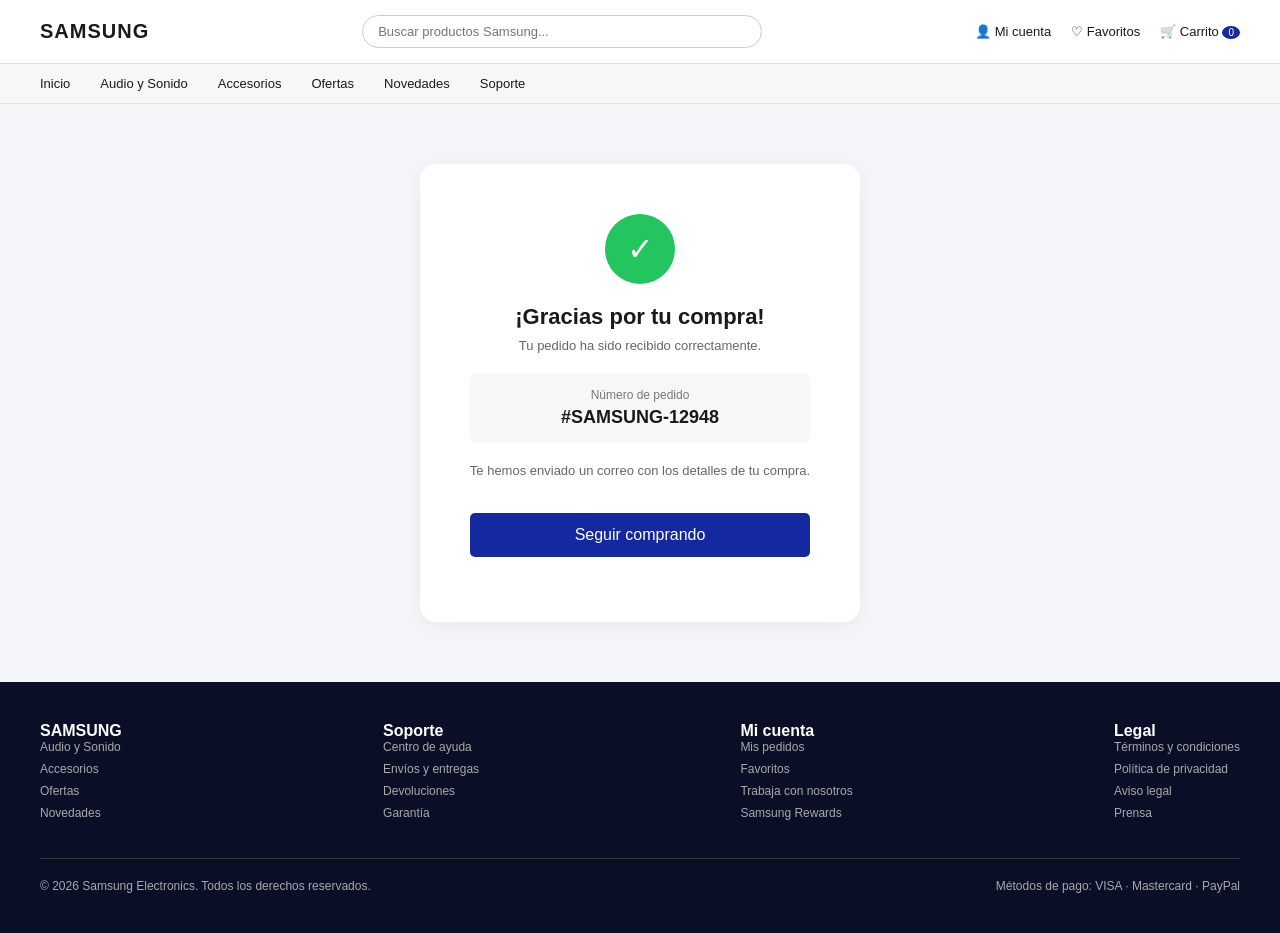
<file: confirmacion.html>
<!DOCTYPE html>
<html lang="es">
<head>
    <meta charset="UTF-8">
    <meta name="viewport" content="width=device-width, initial-scale=1.0">
    <title>Samsung Audio - Confirmación de compra</title>
    <link rel="stylesheet" href="estilos.css">
</head>
<body>

    <header>
        <div class="logo">SAMSUNG</div>
        <div class="buscador">
            <input type="text" placeholder="Buscar productos Samsung...">
        </div>
        <nav class="menu-usuario">
            <a href="#">👤 Mi cuenta</a>
            <a href="favoritos.html">♡ Favoritos</a>
            <a href="carrito.html">🛒 Carrito <span class="badge-carrito">0</span></a>
        </nav>
    </header>

    <nav class="nav-categorias">
        <a href="index.html">Inicio</a>
        <a href="categoria.html">Audio y Sonido</a>
        <a href="#">Accesorios</a>
        <a href="#">Ofertas</a>
        <a href="#">Novedades</a>
        <a href="#">Soporte</a>
    </nav>

    <div class="confirmacion-contenedor">
        <div class="confirmacion-tarjeta">
            <div class="icono-exito">✓</div>

            <h1>¡Gracias por tu compra!</h1>
            <p>Tu pedido ha sido recibido correctamente.</p>

            <div class="numero-pedido">
                <span class="numero-pedido-label">Número de pedido</span>
                <span class="numero-pedido-valor">#SAMSUNG-12948</span>
            </div>

            <p class="confirmacion-nota">
                Te hemos enviado un correo con los detalles de tu compra.
            </p>

            <a href="index.html" class="btn-finalizar">Seguir comprando</a>
        </div>
    </div>

    <footer>
        <div class="footer-columnas">
            <div class="footer-columna">
                <h4>SAMSUNG</h4>
                <a href="#">Audio y Sonido</a>
                <a href="#">Accesorios</a>
                <a href="#">Ofertas</a>
                <a href="#">Novedades</a>
            </div>
            <div class="footer-columna">
                <h4>Soporte</h4>
                <a href="#">Centro de ayuda</a>
                <a href="#">Envíos y entregas</a>
                <a href="#">Devoluciones</a>
                <a href="#">Garantía</a>
            </div>
            <div class="footer-columna">
                <h4>Mi cuenta</h4>
                <a href="#">Mis pedidos</a>
                <a href="#">Favoritos</a>
                <a href="#">Trabaja con nosotros</a>
                <a href="#">Samsung Rewards</a>
            </div>
            <div class="footer-columna">
                <h4>Legal</h4>
                <a href="#">Términos y condiciones</a>
                <a href="#">Política de privacidad</a>
                <a href="#">Aviso legal</a>
                <a href="#">Prensa</a>
            </div>
        </div>
        <div class="footer-final">
            <p>© 2026 Samsung Electronics. Todos los derechos reservados.</p>
            <p>Métodos de pago: VISA · Mastercard · PayPal</p>
        </div>
    </footer>

</body>
</html>
</file>
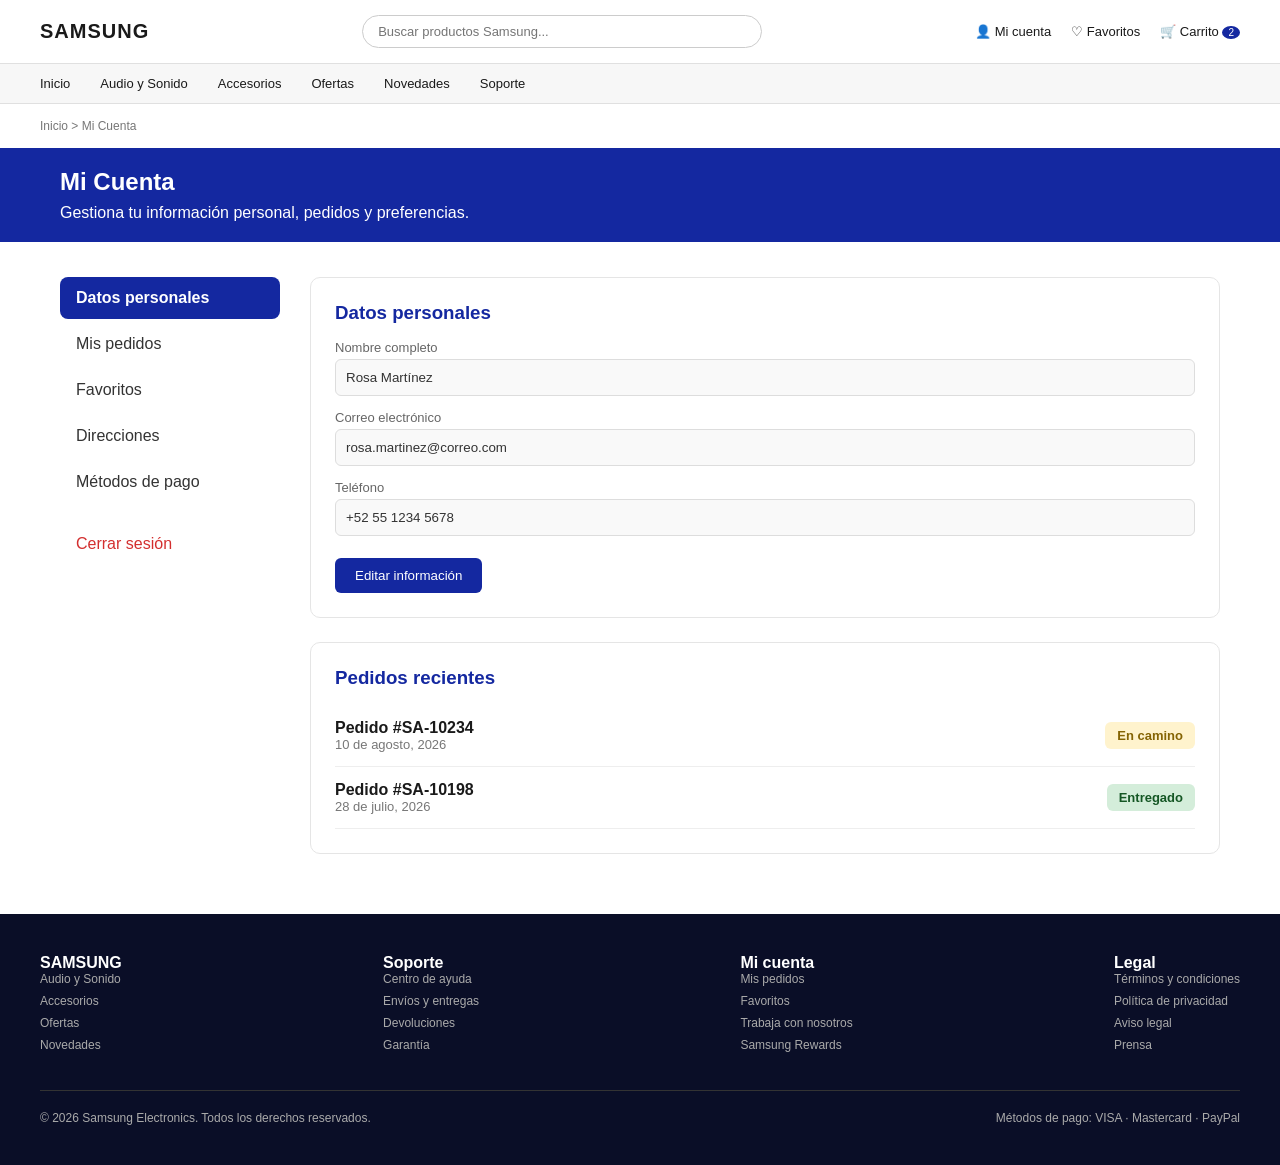
<file: cuenta.html>
<!DOCTYPE html>
<html lang="es">
<head>
    <meta charset="UTF-8">
    <meta name="viewport" content="width=device-width, initial-scale=1.0">
    <title>Samsung Audio - Mi Cuenta</title>
    <link rel="stylesheet" href="estilos.css">
</head>
<body>

    <header>
        <div class="logo">SAMSUNG</div>
        <div class="buscador">
            <input type="text" placeholder="Buscar productos Samsung...">
        </div>
        <nav class="menu-usuario">
            <a href="cuenta.html" class="activo">👤 Mi cuenta</a>
            <a href="favoritos.html">♡ Favoritos</a>
            <a href="carrito.html">🛒 Carrito <span class="badge-carrito">2</span></a>
        </nav>
    </header>

    <nav class="nav-categorias">
        <a href="index.html">Inicio</a>
        <a href="categoria.html">Audio y Sonido</a>
        <a href="accesorios.html">Accesorios</a>
        <a href="ofertas.html">Ofertas</a>
        <a href="novedades.html">Novedades</a>
        <a href="soporte.html">Soporte</a>
    </nav>

    <div class="breadcrumb">
        <a href="index.html">Inicio</a> &gt; Mi Cuenta
    </div>

    <div class="cabecera-cuenta">
        <h1>Mi Cuenta</h1>
        <p>Gestiona tu información personal, pedidos y preferencias.</p>
    </div>

    <div class="cuenta-layout">

        <aside class="cuenta-menu">
            <a href="#" class="activo">Datos personales</a>
            <a href="#">Mis pedidos</a>
            <a href="#">Favoritos</a>
            <a href="#">Direcciones</a>
            <a href="#">Métodos de pago</a>
            <a href="#" class="cuenta-salir">Cerrar sesión</a>
        </aside>

        <div class="cuenta-contenido">

            <div class="cuenta-tarjeta">
                <h3>Datos personales</h3>
                <div class="cuenta-campo">
                    <label>Nombre completo</label>
                    <input type="text" value="Rosa Martínez" disabled>
                </div>
                <div class="cuenta-campo">
                    <label>Correo electrónico</label>
                    <input type="email" value="rosa.martinez@correo.com" disabled>
                </div>
                <div class="cuenta-campo">
                    <label>Teléfono</label>
                    <input type="tel" value="+52 55 1234 5678" disabled>
                </div>
                <button class="btn-editar-cuenta">Editar información</button>
            </div>

            <div class="cuenta-tarjeta">
                <h3>Pedidos recientes</h3>
                <div class="pedido-resumen">
                    <div>
                        <p class="pedido-numero">Pedido #SA-10234</p>
                        <p class="pedido-fecha">10 de agosto, 2026</p>
                    </div>
                    <span class="pedido-estado">En camino</span>
                </div>
                <div class="pedido-resumen">
                    <div>
                        <p class="pedido-numero">Pedido #SA-10198</p>
                        <p class="pedido-fecha">28 de julio, 2026</p>
                    </div>
                    <span class="pedido-estado pedido-entregado">Entregado</span>
                </div>
            </div>

        </div>
    </div>

    <footer>
        <div class="footer-columnas">
            <div class="footer-columna">
                <h4>SAMSUNG</h4>
                <a href="categoria.html">Audio y Sonido</a>
                <a href="accesorios.html">Accesorios</a>
                <a href="ofertas.html">Ofertas</a>
                <a href="novedades.html">Novedades</a>
            </div>
            <div class="footer-columna">
                <h4>Soporte</h4>
                <a href="soporte.html">Centro de ayuda</a>
                <a href="soporte.html">Envíos y entregas</a>
                <a href="soporte.html">Devoluciones</a>
                <a href="soporte.html">Garantía</a>
            </div>
            <div class="footer-columna">
                <h4>Mi cuenta</h4>
                <a href="cuenta.html">Mis pedidos</a>
                <a href="#">Favoritos</a>
                <a href="#">Trabaja con nosotros</a>
                <a href="#">Samsung Rewards</a>
            </div>
            <div class="footer-columna">
                <h4>Legal</h4>
                <a href="#">Términos y condiciones</a>
                <a href="#">Política de privacidad</a>
                <a href="#">Aviso legal</a>
                <a href="#">Prensa</a>
            </div>
        </div>
        <div class="footer-final">
            <p>© 2026 Samsung Electronics. Todos los derechos reservados.</p>
            <p>Métodos de pago: VISA · Mastercard · PayPal</p>
        </div>
    </footer>

</body>
</html>
</file>
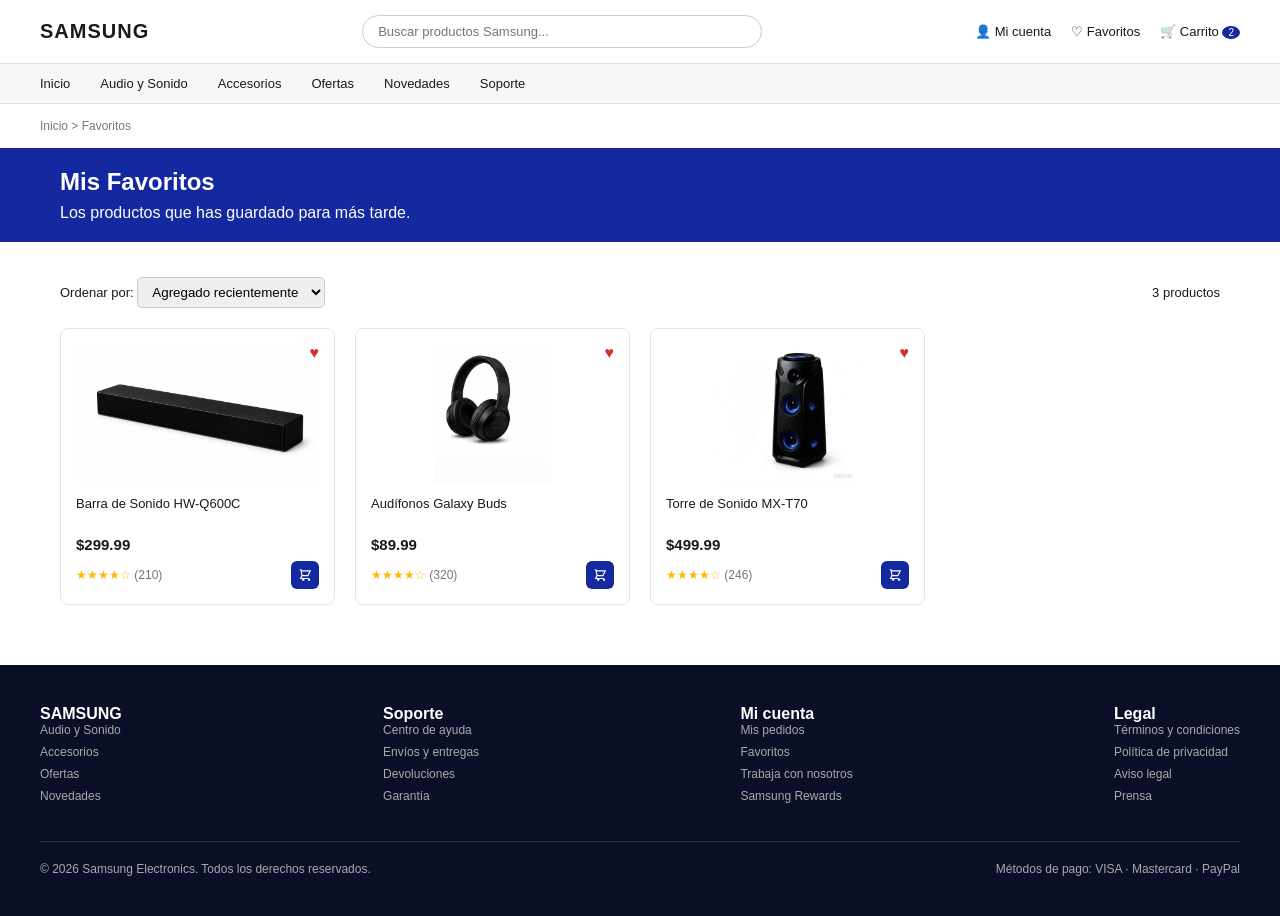
<file: favoritos.html>
<!DOCTYPE html>
<html lang="es">
<head>
    <meta charset="UTF-8">
    <meta name="viewport" content="width=device-width, initial-scale=1.0">
    <title>Samsung Audio - Favoritos</title>
    <link rel="stylesheet" href="estilos.css">
</head>
<body>

    <header>
        <div class="logo">SAMSUNG</div>
        <div class="buscador">
            <input type="text" placeholder="Buscar productos Samsung...">
        </div>
        <nav class="menu-usuario">
            <a href="cuenta.html">👤 Mi cuenta</a>
            <a href="favoritos.html" class="activo">♡ Favoritos</a>
            <a href="carrito.html">🛒 Carrito <span class="badge-carrito">2</span></a>
        </nav>
    </header>

    <nav class="nav-categorias">
        <a href="index.html">Inicio</a>
        <a href="categoria.html">Audio y Sonido</a>
        <a href="accesorios.html">Accesorios</a>
        <a href="ofertas.html">Ofertas</a>
        <a href="novedades.html">Novedades</a>
        <a href="soporte.html">Soporte</a>
    </nav>

    <div class="breadcrumb">
        <a href="index.html">Inicio</a> &gt; Favoritos
    </div>

    <div class="cabecera-favoritos">
        <h1>Mis Favoritos</h1>
        <p>Los productos que has guardado para más tarde.</p>
    </div>

    <div class="favoritos-contenido">

        <div class="categoria-toolbar">
            <div>
                Ordenar por:
                <select>
                    <option>Agregado recientemente</option>
                    <option>Precio: menor a mayor</option>
                    <option>Precio: mayor a menor</option>
                </select>
            </div>
            <span>3 productos</span>
        </div>

        <div class="productos-grid">

            <a href="producto.html">
                <div class="producto-card">
                    <span class="favorito favorito-activo">♥</span>
                    <img src="imagenes/hw-q600c.jpeg" alt="Barra de Sonido HW-Q600C">
                    <p class="nombre">Barra de Sonido HW-Q600C</p>
                    <p class="precio">$299.99</p>
                    <div class="fila-rating">
                        <p class="rating">★★★★☆ <span class="cantidad">(210)</span></p>
                        <button class="btn-carrito-mini">
                            <svg viewBox="0 0 24 24" fill="none" stroke="white" stroke-width="2"><path d="M3 3h2l.4 2M7 13h10l4-8H5.4M7 13L5.4 5M7 13l-2.5 5h13.5M9 21a1 1 0 100-2 1 1 0 000 2zM19 21a1 1 0 100-2 1 1 0 000 2z"/></svg>
                        </button>
                    </div>
                </div>
            </a>

            <a href="producto.html">
                <div class="producto-card">
                    <span class="favorito favorito-activo">♥</span>
                    <img src="imagenes/audifonos.jpeg" alt="Audífonos Galaxy Buds">
                    <p class="nombre">Audífonos Galaxy Buds</p>
                    <p class="precio">$89.99</p>
                    <div class="fila-rating">
                        <p class="rating">★★★★☆ <span class="cantidad">(320)</span></p>
                        <button class="btn-carrito-mini">
                            <svg viewBox="0 0 24 24" fill="none" stroke="white" stroke-width="2"><path d="M3 3h2l.4 2M7 13h10l4-8H5.4M7 13L5.4 5M7 13l-2.5 5h13.5M9 21a1 1 0 100-2 1 1 0 000 2zM19 21a1 1 0 100-2 1 1 0 000 2z"/></svg>
                        </button>
                    </div>
                </div>
            </a>

            <a href="producto.html">
                <div class="producto-card">
                    <span class="favorito favorito-activo">♥</span>
                    <img src="imagenes/torre-mxt70-1.jpeg" alt="Torre de Sonido MX-T70">
                    <p class="nombre">Torre de Sonido MX-T70</p>
                    <p class="precio">$499.99</p>
                    <div class="fila-rating">
                        <p class="rating">★★★★☆ <span class="cantidad">(246)</span></p>
                        <button class="btn-carrito-mini">
                            <svg viewBox="0 0 24 24" fill="none" stroke="white" stroke-width="2"><path d="M3 3h2l.4 2M7 13h10l4-8H5.4M7 13L5.4 5M7 13l-2.5 5h13.5M9 21a1 1 0 100-2 1 1 0 000 2zM19 21a1 1 0 100-2 1 1 0 000 2z"/></svg>
                        </button>
                    </div>
                </div>
            </a>

        </div>

    </div>

    <footer>
        <div class="footer-columnas">
            <div class="footer-columna">
                <h4>SAMSUNG</h4>
                <a href="categoria.html">Audio y Sonido</a>
                <a href="accesorios.html">Accesorios</a>
                <a href="ofertas.html">Ofertas</a>
                <a href="novedades.html">Novedades</a>
            </div>
            <div class="footer-columna">
                <h4>Soporte</h4>
                <a href="soporte.html">Centro de ayuda</a>
                <a href="soporte.html">Envíos y entregas</a>
                <a href="soporte.html">Devoluciones</a>
                <a href="soporte.html">Garantía</a>
            </div>
            <div class="footer-columna">
                <h4>Mi cuenta</h4>
                <a href="cuenta.html">Mis pedidos</a>
                <a href="favoritos.html">Favoritos</a>
                <a href="#">Trabaja con nosotros</a>
                <a href="#">Samsung Rewards</a>
            </div>
            <div class="footer-columna">
                <h4>Legal</h4>
                <a href="#">Términos y condiciones</a>
                <a href="#">Política de privacidad</a>
                <a href="#">Aviso legal</a>
                <a href="#">Prensa</a>
            </div>
        </div>
        <div class="footer-final">
            <p>© 2026 Samsung Electronics. Todos los derechos reservados.</p>
            <p>Métodos de pago: VISA · Mastercard · PayPal</p>
        </div>
    </footer>

</body>
</html>
</file>
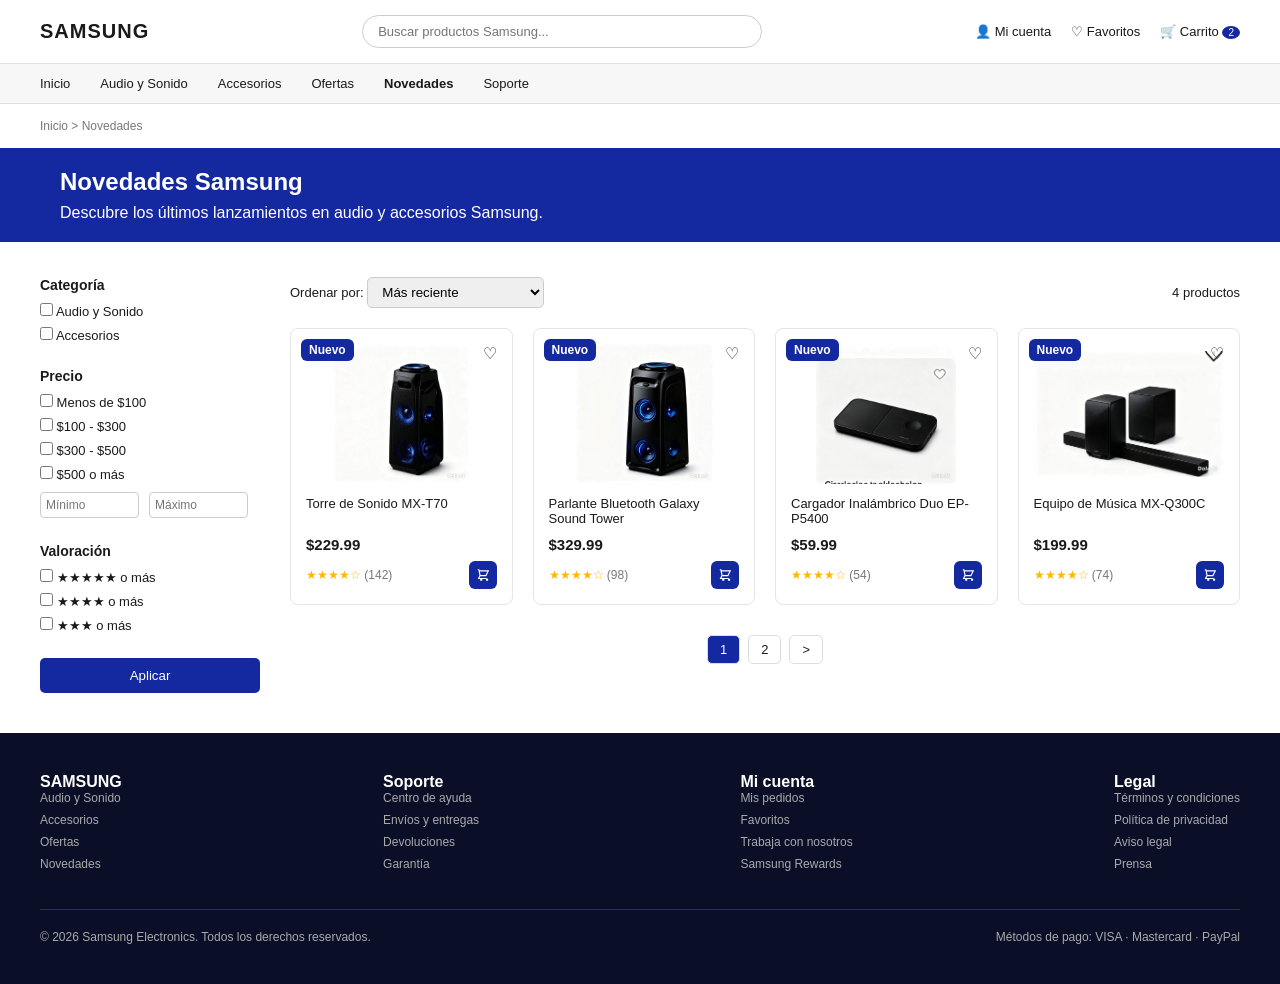
<file: novedades.html>
<!DOCTYPE html>
<html lang="es">
<head>
    <meta charset="UTF-8">
    <meta name="viewport" content="width=device-width, initial-scale=1.0">
    <title>Samsung Audio - Novedades</title>
    <link rel="stylesheet" href="estilos.css">
</head>
<body>

    <header>
        <div class="logo">SAMSUNG</div>
        <div class="buscador">
            <input type="text" placeholder="Buscar productos Samsung...">
        </div>
        <nav class="menu-usuario">
            <a href="cuenta.html">👤 Mi cuenta</a>
           <a href="favoritos.html">♡ Favoritos</a>
            <a href="carrito.html">🛒 Carrito <span class="badge-carrito">2</span></a>
        </nav>
    </header>

    <nav class="nav-categorias">
        <a href="index.html">Inicio</a>
        <a href="categoria.html">Audio y Sonido</a>
        <a href="accesorios.html">Accesorios</a>
        <a href="ofertas.html">Ofertas</a>
        <a href="novedades.html" class="activo">Novedades</a>
        <a href="soporte.html">Soporte</a>
    </nav>

    <div class="breadcrumb">
        <a href="index.html">Inicio</a> &gt; Novedades
    </div>

    <div class="cabecera-novedades">
        <h1>Novedades Samsung</h1>
        <p>Descubre los últimos lanzamientos en audio y accesorios Samsung.</p>
    </div>

    <div class="categoria-layout">

        <aside class="filtros">
            <div class="filtro-grupo">
                <h4>Categoría</h4>
                <label><input type="checkbox"> Audio y Sonido</label>
                <label><input type="checkbox"> Accesorios</label>
            </div>

            <div class="filtro-grupo">
                <h4>Precio</h4>
                <label><input type="checkbox"> Menos de $100</label>
                <label><input type="checkbox"> $100 - $300</label>
                <label><input type="checkbox"> $300 - $500</label>
                <label><input type="checkbox"> $500 o más</label>
                <div style="display:flex; gap:10px; margin: 10px 0;">
                    <input type="number" placeholder="Mínimo">
                    <input type="number" placeholder="Máximo">
                </div>
            </div>

            <div class="filtro-grupo">
                <h4>Valoración</h4>
                <label><input type="checkbox"> ★★★★★ o más</label>
                <label><input type="checkbox"> ★★★★ o más</label>
                <label><input type="checkbox"> ★★★ o más</label>
            </div>

            <button class="btn-aplicar btn-aplicar-novedades">Aplicar</button>
        </aside>

        <div class="categoria-contenido">

            <div class="categoria-toolbar">
                <div>
                    Ordenar por:
                    <select>
                        <option>Más reciente</option>
                        <option>Precio: menor a mayor</option>
                        <option>Precio: mayor a menor</option>
                        <option>Mejor valorados</option>
                    </select>
                </div>
                <span>4 productos</span>
            </div>

            <div class="productos-grid">

                <a href="producto.html">
                    <div class="producto-card">
                        <span class="badge-nuevo">Nuevo</span>
                        <span class="favorito">♡</span>
                        <img src="imagenes/torre-mxt70-2.jpeg" alt="Torre de Sonido MX-T70">
                        <p class="nombre">Torre de Sonido MX-T70</p>
                        <p class="precio">$229.99</p>
                        <div class="fila-rating">
                            <p class="rating">★★★★☆ <span class="cantidad">(142)</span></p>
                            <button class="btn-carrito-mini">
                                <svg viewBox="0 0 24 24" fill="none" stroke="white" stroke-width="2"><path d="M3 3h2l.4 2M7 13h10l4-8H5.4M7 13L5.4 5M7 13l-2.5 5h13.5M9 21a1 1 0 100-2 1 1 0 000 2zM19 21a1 1 0 100-2 1 1 0 000 2z"/></svg>
                            </button>
                        </div>
                    </div>
                </a>

                <a href="producto.html">
                    <div class="producto-card">
                        <span class="badge-nuevo">Nuevo</span>
                        <span class="favorito">♡</span>
                        <img src="imagenes/galaxy-sound-tower.jpeg" alt="Parlante Bluetooth Galaxy Sound Tower">
                        <p class="nombre">Parlante Bluetooth Galaxy Sound Tower</p>
                        <p class="precio">$329.99</p>
                        <div class="fila-rating">
                            <p class="rating">★★★★☆ <span class="cantidad">(98)</span></p>
                            <button class="btn-carrito-mini">
                                <svg viewBox="0 0 24 24" fill="none" stroke="white" stroke-width="2"><path d="M3 3h2l.4 2M7 13h10l4-8H5.4M7 13L5.4 5M7 13l-2.5 5h13.5M9 21a1 1 0 100-2 1 1 0 000 2zM19 21a1 1 0 100-2 1 1 0 000 2z"/></svg>
                            </button>
                        </div>
                    </div>
                </a>

                <a href="producto.html">
                    <div class="producto-card">
                        <span class="badge-nuevo">Nuevo</span>
                        <span class="favorito">♡</span>
                        <img src="imagenes/cargador.jpeg" alt="Cargador Inalámbrico Duo EP-P5400">
                        <p class="nombre">Cargador Inalámbrico Duo EP-P5400</p>
                        <p class="precio">$59.99</p>
                        <div class="fila-rating">
                            <p class="rating">★★★★☆ <span class="cantidad">(54)</span></p>
                            <button class="btn-carrito-mini">
                                <svg viewBox="0 0 24 24" fill="none" stroke="white" stroke-width="2"><path d="M3 3h2l.4 2M7 13h10l4-8H5.4M7 13L5.4 5M7 13l-2.5 5h13.5M9 21a1 1 0 100-2 1 1 0 000 2zM19 21a1 1 0 100-2 1 1 0 000 2z"/></svg>
                            </button>
                        </div>
                    </div>
                </a>

                <a href="producto.html">
                    <div class="producto-card">
                        <span class="badge-nuevo">Nuevo</span>
                        <span class="favorito">♡</span>
                        <img src="imagenes/equipo-mxq300c.jpeg" alt="Equipo de Música MX-Q300C">
                        <p class="nombre">Equipo de Música MX-Q300C</p>
                        <p class="precio">$199.99</p>
                        <div class="fila-rating">
                            <p class="rating">★★★★☆ <span class="cantidad">(74)</span></p>
                            <button class="btn-carrito-mini">
                                <svg viewBox="0 0 24 24" fill="none" stroke="white" stroke-width="2"><path d="M3 3h2l.4 2M7 13h10l4-8H5.4M7 13L5.4 5M7 13l-2.5 5h13.5M9 21a1 1 0 100-2 1 1 0 000 2zM19 21a1 1 0 100-2 1 1 0 000 2z"/></svg>
                            </button>
                        </div>
                    </div>
                </a>

            </div>

            <div class="paginacion">
                <a href="#" class="activo">1</a>
                <a href="#">2</a>
                <a href="#">&gt;</a>
            </div>
        </div>
    </div>

    <footer>
        <div class="footer-columnas">
            <div class="footer-columna">
                <h4>SAMSUNG</h4>
                <a href="categoria.html">Audio y Sonido</a>
                <a href="accesorios.html">Accesorios</a>
                <a href="ofertas.html">Ofertas</a>
                <a href="novedades.html">Novedades</a>
            </div>
            <div class="footer-columna">
                <h4>Soporte</h4>
                <a href="#">Centro de ayuda</a>
                <a href="#">Envíos y entregas</a>
                <a href="#">Devoluciones</a>
                <a href="#">Garantía</a>
            </div>
            <div class="footer-columna">
                <h4>Mi cuenta</h4>
                <a href="#">Mis pedidos</a>
                <a href="#">Favoritos</a>
                <a href="#">Trabaja con nosotros</a>
                <a href="#">Samsung Rewards</a>
            </div>
            <div class="footer-columna">
                <h4>Legal</h4>
                <a href="#">Términos y condiciones</a>
                <a href="#">Política de privacidad</a>
                <a href="#">Aviso legal</a>
                <a href="#">Prensa</a>
            </div>
        </div>
        <div class="footer-final">
            <p>© 2026 Samsung Electronics. Todos los derechos reservados.</p>
            <p>Métodos de pago: VISA · Mastercard · PayPal</p>
        </div>
    </footer>

</body>
</html>
</file>
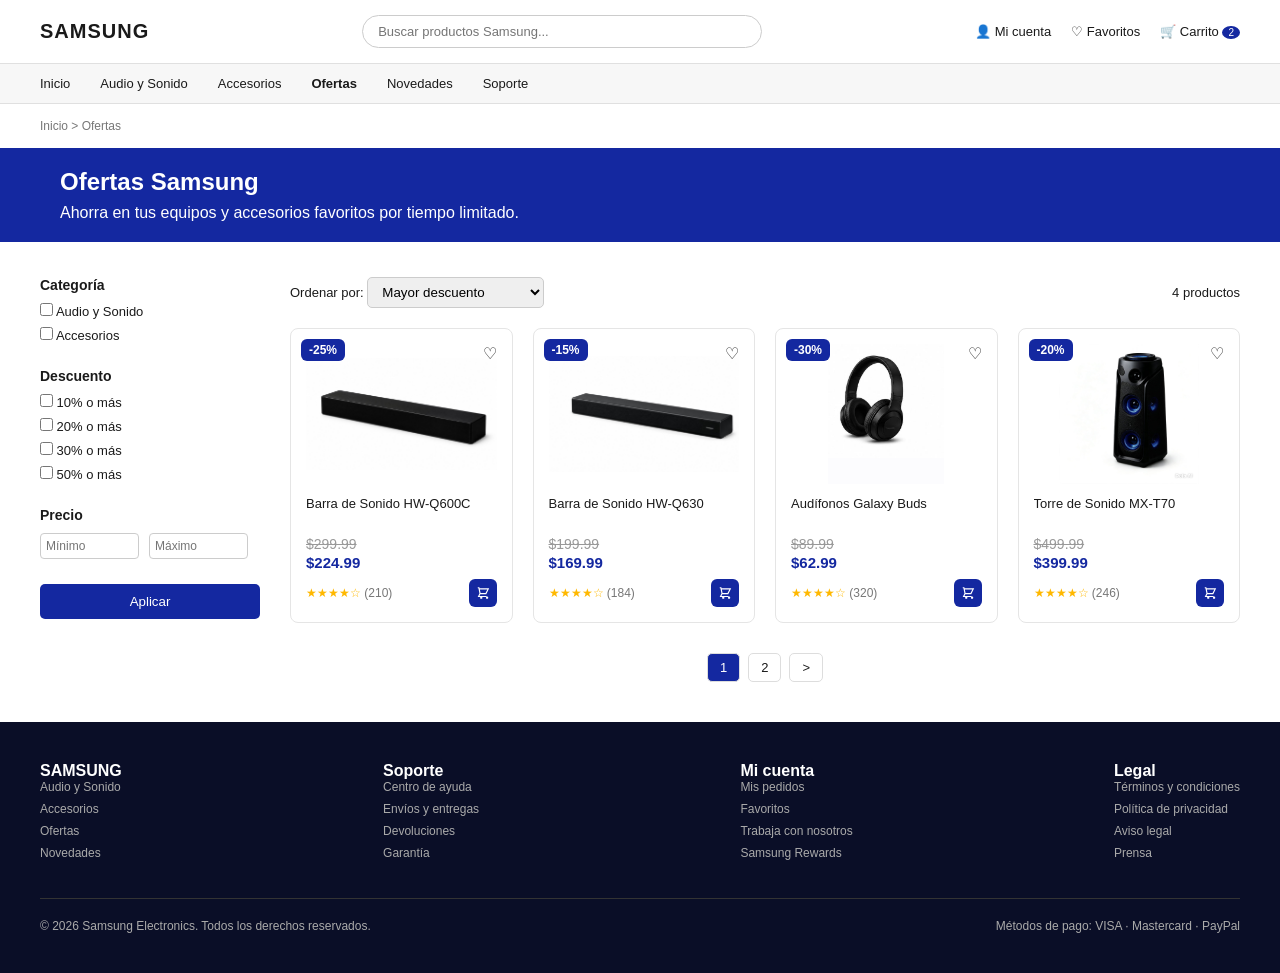
<file: ofertas.html>
<!DOCTYPE html>
<html lang="es">
<head>
    <meta charset="UTF-8">
    <meta name="viewport" content="width=device-width, initial-scale=1.0">
    <title>Samsung Audio - Ofertas</title>
    <link rel="stylesheet" href="estilos.css">
</head>
<body>

    <header>
        <div class="logo">SAMSUNG</div>
        <div class="buscador">
            <input type="text" placeholder="Buscar productos Samsung...">
        </div>
        <nav class="menu-usuario">
            <a href="cuenta.html">👤 Mi cuenta</a>
            <a href="favoritos.html">♡ Favoritos</a>
            <a href="carrito.html">🛒 Carrito <span class="badge-carrito">2</span></a>
        </nav>
    </header>

    <nav class="nav-categorias">
        <a href="index.html">Inicio</a>
        <a href="categoria.html">Audio y Sonido</a>
        <a href="accesorios.html">Accesorios</a>
        <a href="ofertas.html" class="activo">Ofertas</a>
        <a href="novedades.html">Novedades</a>
        <a href="#">Soporte</a>
    </nav>

    <div class="breadcrumb">
        <a href="index.html">Inicio</a> &gt; Ofertas
    </div>

    <div class="cabecera-ofertas">
        <h1>Ofertas Samsung</h1>
        <p>Ahorra en tus equipos y accesorios favoritos por tiempo limitado.</p>
    </div>

    <div class="categoria-layout">

        <aside class="filtros">
            <div class="filtro-grupo">
                <h4>Categoría</h4>
                <label><input type="checkbox"> Audio y Sonido</label>
                <label><input type="checkbox"> Accesorios</label>
            </div>

            <div class="filtro-grupo">
                <h4>Descuento</h4>
                <label><input type="checkbox"> 10% o más</label>
                <label><input type="checkbox"> 20% o más</label>
                <label><input type="checkbox"> 30% o más</label>
                <label><input type="checkbox"> 50% o más</label>
            </div>

            <div class="filtro-grupo">
                <h4>Precio</h4>
                <div style="display:flex; gap:10px; margin: 10px 0;">
                    <input type="number" placeholder="Mínimo">
                    <input type="number" placeholder="Máximo">
                </div>
            </div>

            <button class="btn-aplicar btn-aplicar-ofertas">Aplicar</button>
        </aside>

        <div class="categoria-contenido">

            <div class="categoria-toolbar">
                <div>
                    Ordenar por:
                    <select>
                        <option>Mayor descuento</option>
                        <option>Precio: menor a mayor</option>
                        <option>Precio: mayor a menor</option>
                        <option>Mejor valorados</option>
                    </select>
                </div>
                <span>4 productos</span>
            </div>

            <div class="productos-grid">

                <a href="producto.html">
                    <div class="producto-card">
                        <span class="badge-oferta">-25%</span>
                        <span class="favorito">♡</span>
                        <img src="imagenes/hw-q600c.jpeg" alt="Barra de Sonido HW-Q600C">
                        <p class="nombre">Barra de Sonido HW-Q600C</p>
                        <p class="precio-tachado">$299.99</p>
                        <p class="precio precio-oferta">$224.99</p>
                        <div class="fila-rating">
                            <p class="rating">★★★★☆ <span class="cantidad">(210)</span></p>
                            <button class="btn-carrito-mini">
                                <svg viewBox="0 0 24 24" fill="none" stroke="white" stroke-width="2"><path d="M3 3h2l.4 2M7 13h10l4-8H5.4M7 13L5.4 5M7 13l-2.5 5h13.5M9 21a1 1 0 100-2 1 1 0 000 2zM19 21a1 1 0 100-2 1 1 0 000 2z"/></svg>
                            </button>
                        </div>
                    </div>
                </a>

                <a href="producto.html">
                    <div class="producto-card">
                        <span class="badge-oferta">-15%</span>
                        <span class="favorito">♡</span>
                        <img src="imagenes/hw-q630.jpeg" alt="Barra de Sonido HW-Q630">
                        <p class="nombre">Barra de Sonido HW-Q630</p>
                        <p class="precio-tachado">$199.99</p>
                        <p class="precio precio-oferta">$169.99</p>
                        <div class="fila-rating">
                            <p class="rating">★★★★☆ <span class="cantidad">(184)</span></p>
                            <button class="btn-carrito-mini">
                                <svg viewBox="0 0 24 24" fill="none" stroke="white" stroke-width="2"><path d="M3 3h2l.4 2M7 13h10l4-8H5.4M7 13L5.4 5M7 13l-2.5 5h13.5M9 21a1 1 0 100-2 1 1 0 000 2zM19 21a1 1 0 100-2 1 1 0 000 2z"/></svg>
                            </button>
                        </div>
                    </div>
                </a>

                <a href="producto.html">
                    <div class="producto-card">
                        <span class="badge-oferta">-30%</span>
                        <span class="favorito">♡</span>
                        <img src="imagenes/audifonos.jpeg" alt="Audífonos Galaxy Buds">
                        <p class="nombre">Audífonos Galaxy Buds</p>
                        <p class="precio-tachado">$89.99</p>
                        <p class="precio precio-oferta">$62.99</p>
                        <div class="fila-rating">
                            <p class="rating">★★★★☆ <span class="cantidad">(320)</span></p>
                            <button class="btn-carrito-mini">
                                <svg viewBox="0 0 24 24" fill="none" stroke="white" stroke-width="2"><path d="M3 3h2l.4 2M7 13h10l4-8H5.4M7 13L5.4 5M7 13l-2.5 5h13.5M9 21a1 1 0 100-2 1 1 0 000 2zM19 21a1 1 0 100-2 1 1 0 000 2z"/></svg>
                            </button>
                        </div>
                    </div>
                </a>

                <a href="producto.html">
                    <div class="producto-card">
                        <span class="badge-oferta">-20%</span>
                        <span class="favorito">♡</span>
                        <img src="imagenes/torre-mxt70-1.jpeg" alt="Torre de Sonido MX-T70">
                        <p class="nombre">Torre de Sonido MX-T70</p>
                        <p class="precio-tachado">$499.99</p>
                        <p class="precio precio-oferta">$399.99</p>
                        <div class="fila-rating">
                            <p class="rating">★★★★☆ <span class="cantidad">(246)</span></p>
                            <button class="btn-carrito-mini">
                                <svg viewBox="0 0 24 24" fill="none" stroke="white" stroke-width="2"><path d="M3 3h2l.4 2M7 13h10l4-8H5.4M7 13L5.4 5M7 13l-2.5 5h13.5M9 21a1 1 0 100-2 1 1 0 000 2zM19 21a1 1 0 100-2 1 1 0 000 2z"/></svg>
                            </button>
                        </div>
                    </div>
                </a>

            </div>

            <div class="paginacion">
                <a href="#" class="activo">1</a>
                <a href="#">2</a>
                <a href="#">&gt;</a>
            </div>
        </div>
    </div>

    <footer>
        <div class="footer-columnas">
            <div class="footer-columna">
                <h4>SAMSUNG</h4>
                <a href="categoria.html">Audio y Sonido</a>
                <a href="accesorios.html">Accesorios</a>
                <a href="ofertas.html">Ofertas</a>
                <a href="novedades.html">Novedades</a>
            </div>
            <div class="footer-columna">
                <h4>Soporte</h4>
                <a href="#">Centro de ayuda</a>
                <a href="#">Envíos y entregas</a>
                <a href="#">Devoluciones</a>
                <a href="#">Garantía</a>
            </div>
            <div class="footer-columna">
                <h4>Mi cuenta</h4>
                <a href="#">Mis pedidos</a>
                <a href="#">Favoritos</a>
                <a href="#">Trabaja con nosotros</a>
                <a href="#">Samsung Rewards</a>
            </div>
            <div class="footer-columna">
                <h4>Legal</h4>
                <a href="#">Términos y condiciones</a>
                <a href="#">Política de privacidad</a>
                <a href="#">Aviso legal</a>
                <a href="#">Prensa</a>
            </div>
        </div>
        <div class="footer-final">
            <p>© 2026 Samsung Electronics. Todos los derechos reservados.</p>
            <p>Métodos de pago: VISA · Mastercard · PayPal</p>
        </div>
    </footer>

</body>
</html>
</file>
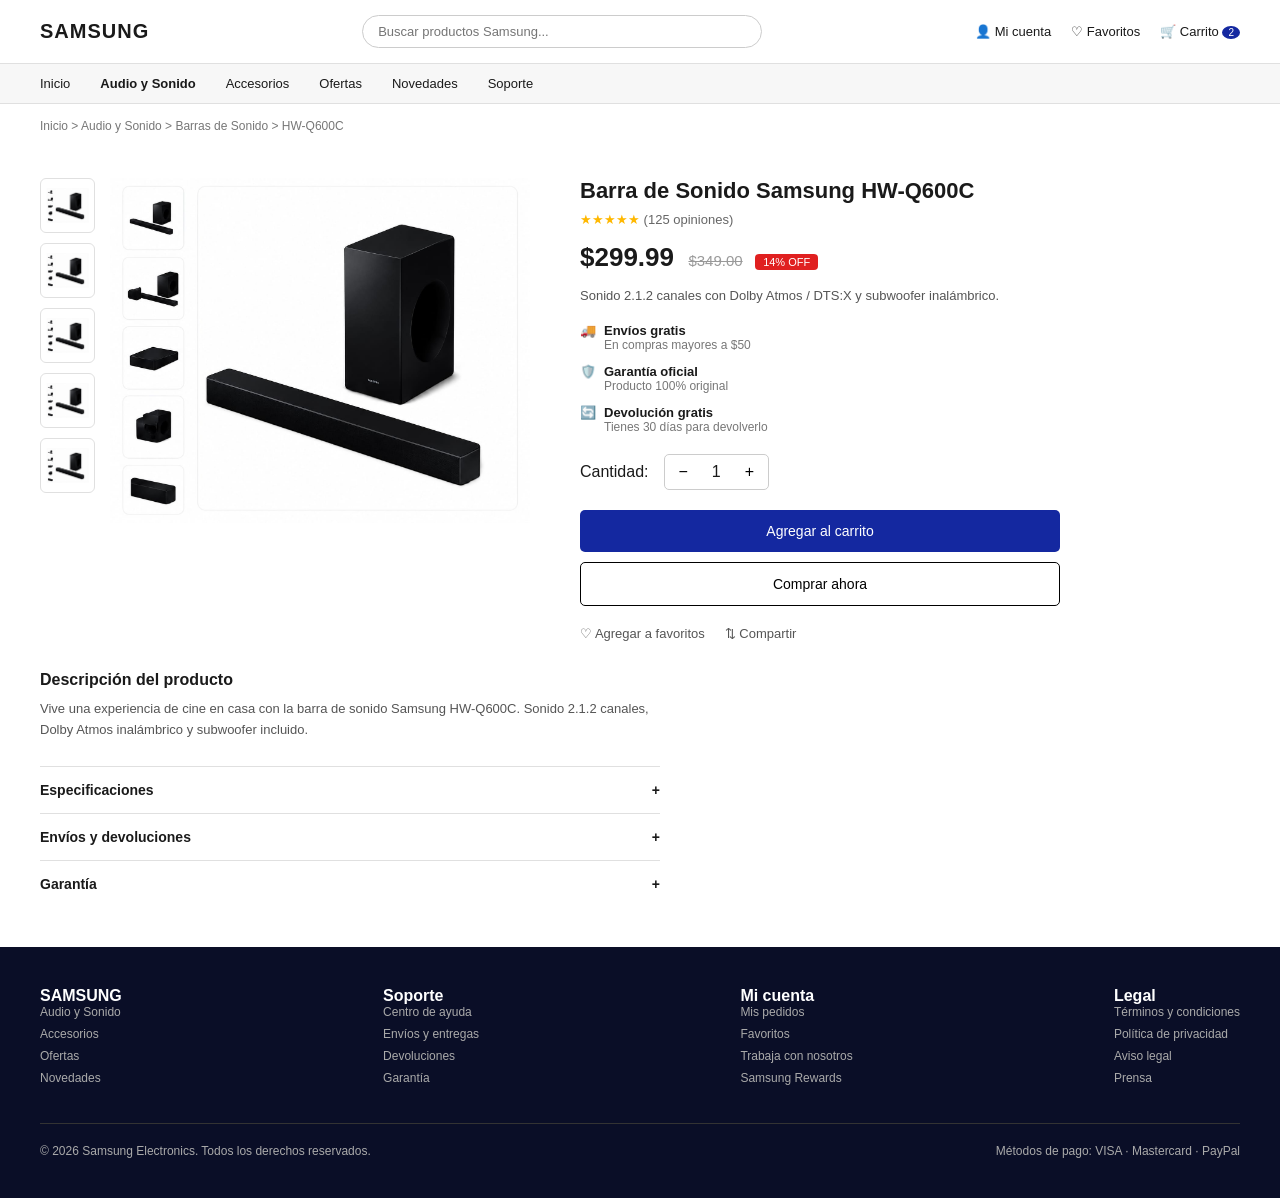
<file: producto.html>
<!DOCTYPE html>
<html lang="es">
<head>
    <meta charset="UTF-8">
    <meta name="viewport" content="width=device-width, initial-scale=1.0">
    <title>Samsung Audio - Barra de Sonido HW-Q600C</title>
    <link rel="stylesheet" href="estilos.css">
</head>
<body>

    <header>
        <div class="logo">SAMSUNG</div>
        <div class="buscador">
            <input type="text" placeholder="Buscar productos Samsung...">
        </div>
        <nav class="menu-usuario">
            <a href="#">👤 Mi cuenta</a>
            <a href="favoritos.html">♡ Favoritos</a>
            <a href="carrito.html">🛒 Carrito <span class="badge-carrito">2</span></a>
        </nav>
    </header>

    <nav class="nav-categorias">
        <a href="index.html">Inicio</a>
        <a href="categoria.html" class="activo">Audio y Sonido</a>
        <a href="#">Accesorios</a>
        <a href="#">Ofertas</a>
        <a href="#">Novedades</a>
        <a href="#">Soporte</a>
    </nav>

    <div class="breadcrumb">
        <a href="index.html">Inicio</a> &gt;
        <a href="categoria.html">Audio y Sonido</a> &gt;
        Barras de Sonido &gt;
        HW-Q600C
    </div>

    <div class="producto-layout">

        <div class="producto-galeria">
            <div class="miniaturas">
                <img src="imagenes/hw-q600c-principal.jpeg" alt="Miniatura 1">
                <img src="imagenes/hw-q600c-principal.jpeg" alt="Miniatura 2">
                <img src="imagenes/hw-q600c-principal.jpeg" alt="Miniatura 3">
                <img src="imagenes/hw-q600c-principal.jpeg" alt="Miniatura 4">
                <img src="imagenes/hw-q600c-principal.jpeg" alt="Miniatura 5">
            </div>
            <div class="imagen-principal">
                <img src="imagenes/hw-q600c-principal.jpeg" alt="Barra de Sonido Samsung HW-Q600C">
            </div>
        </div>

        <div class="producto-info">
            <h1>Barra de Sonido Samsung HW-Q600C</h1>
            <p class="rating"><span class="estrellas">★★★★★</span> (125 opiniones)</p>
            <div>
                <span class="precio-actual">$299.99</span>
                <span class="precio-anterior">$349.00</span>
                <span class="tag-descuento">14% OFF</span>
            </div>

            <p class="descripcion-corta">
                Sonido 2.1.2 canales con Dolby Atmos / DTS:X y subwoofer inalámbrico.
            </p>

            <ul class="lista-info">
                <li>
                    🚚
                    <div>
                        <strong>Envíos gratis</strong>
                        <span class="detalle">En compras mayores a $50</span>
                    </div>
                </li>
                <li>
                    🛡️
                    <div>
                        <strong>Garantía oficial</strong>
                        <span class="detalle">Producto 100% original</span>
                    </div>
                </li>
                <li>
                    🔄
                    <div>
                        <strong>Devolución gratis</strong>
                        <span class="detalle">Tienes 30 días para devolverlo</span>
                    </div>
                </li>
            </ul>

            <div class="cantidad-selector">
                <span>Cantidad:</span>
                <div class="control">
                    <button type="button">−</button>
                    <span>1</span>
                    <button type="button">+</button>
                </div>
            </div>

            <div class="botones-accion">
                <button class="btn-agregar-carrito">Agregar al carrito</button>
                <button class="btn-comprar-ahora">Comprar ahora</button>
            </div>

            <div class="enlaces-secundarios">
                <a href="#">♡ Agregar a favoritos</a>
                <a href="#">⇅ Compartir</a>
            </div>
        </div>

    </div>

    <div class="producto-detalle">
        <h3>Descripción del producto</h3>
        <p>
            Vive una experiencia de cine en casa con la barra de sonido Samsung HW-Q600C.
            Sonido 2.1.2 canales, Dolby Atmos inalámbrico y subwoofer incluido.
        </p>

        <div class="acordeon-item">
            Especificaciones
            <span>+</span>
        </div>
        <div class="acordeon-item">
            Envíos y devoluciones
            <span>+</span>
        </div>
        <div class="acordeon-item">
            Garantía
            <span>+</span>
        </div>
    </div>

    <footer>
        <div class="footer-columnas">
            <div class="footer-columna">
                <h4>SAMSUNG</h4>
                <a href="#">Audio y Sonido</a>
                <a href="#">Accesorios</a>
                <a href="#">Ofertas</a>
                <a href="#">Novedades</a>
            </div>
            <div class="footer-columna">
                <h4>Soporte</h4>
                <a href="#">Centro de ayuda</a>
                <a href="#">Envíos y entregas</a>
                <a href="#">Devoluciones</a>
                <a href="#">Garantía</a>
            </div>
            <div class="footer-columna">
                <h4>Mi cuenta</h4>
                <a href="#">Mis pedidos</a>
                <a href="#">Favoritos</a>
                <a href="#">Trabaja con nosotros</a>
                <a href="#">Samsung Rewards</a>
            </div>
            <div class="footer-columna">
                <h4>Legal</h4>
                <a href="#">Términos y condiciones</a>
                <a href="#">Política de privacidad</a>
                <a href="#">Aviso legal</a>
                <a href="#">Prensa</a>
            </div>
        </div>
        <div class="footer-final">
            <p>© 2026 Samsung Electronics. Todos los derechos reservados.</p>
            <p>Métodos de pago: VISA · Mastercard · PayPal</p>
        </div>
    </footer>

</body>
</html>
</file>
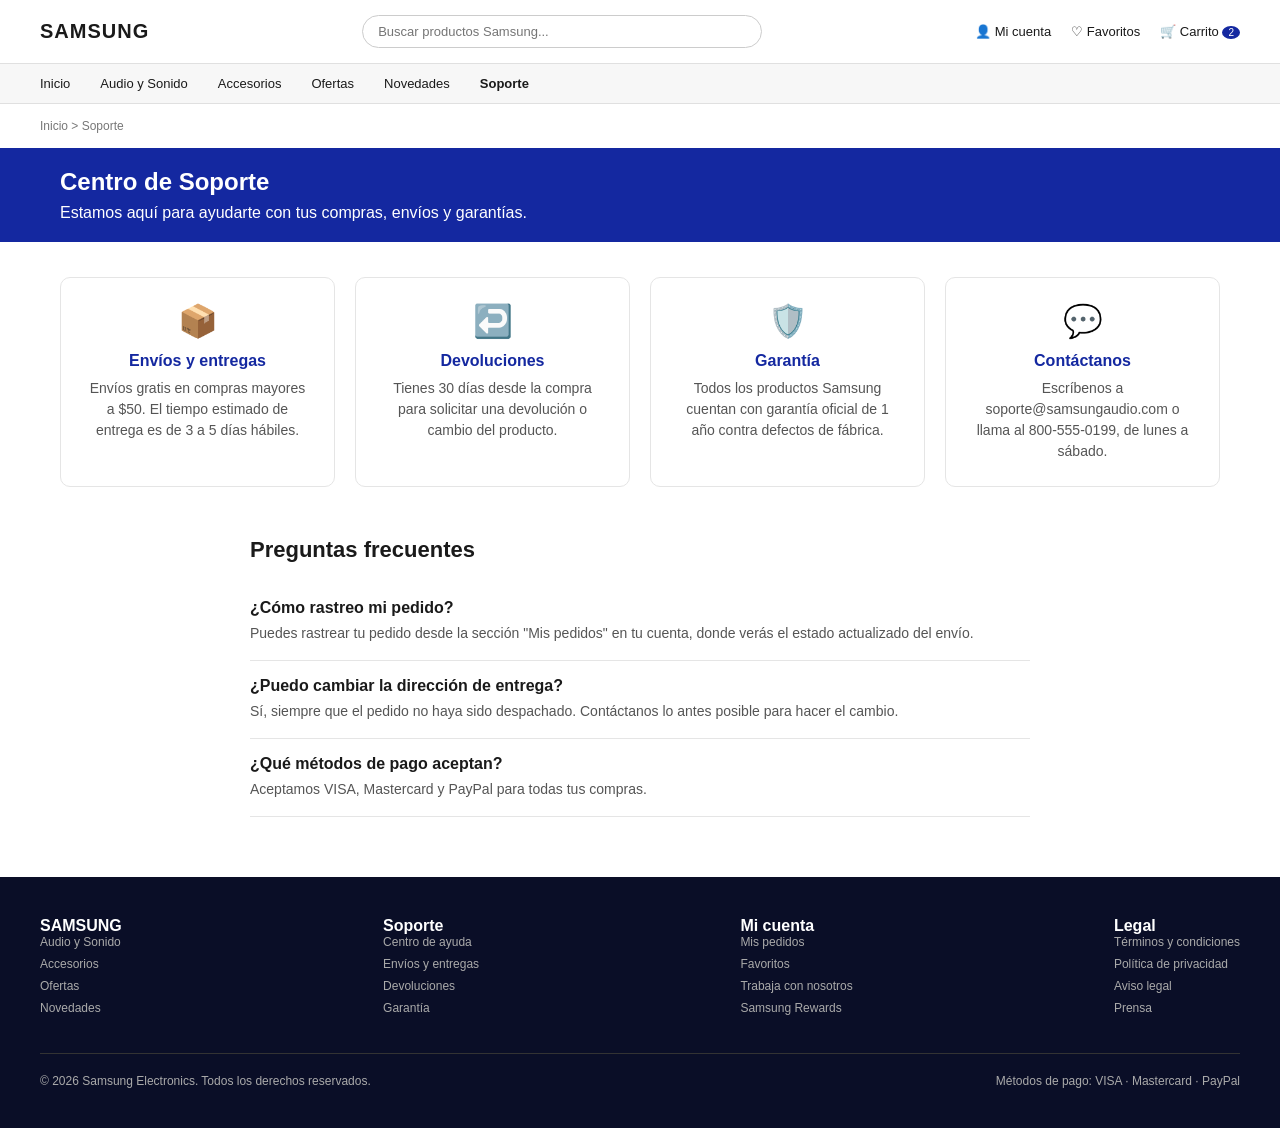
<file: soporte.html>
<!DOCTYPE html>
<html lang="es">
<head>
    <meta charset="UTF-8">
    <meta name="viewport" content="width=device-width, initial-scale=1.0">
    <title>Samsung Audio - Soporte</title>
    <link rel="stylesheet" href="estilos.css">
</head>
<body>

    <header>
        <div class="logo">SAMSUNG</div>
        <div class="buscador">
            <input type="text" placeholder="Buscar productos Samsung...">
        </div>
        <nav class="menu-usuario">
            <a href="cuenta.html">👤 Mi cuenta</a>
           <a href="favoritos.html">♡ Favoritos</a>
            <a href="carrito.html">🛒 Carrito <span class="badge-carrito">2</span></a>
        </nav>
    </header>

    <nav class="nav-categorias">
        <a href="index.html">Inicio</a>
        <a href="categoria.html">Audio y Sonido</a>
        <a href="accesorios.html">Accesorios</a>
        <a href="ofertas.html">Ofertas</a>
        <a href="novedades.html">Novedades</a>
        <a href="soporte.html" class="activo">Soporte</a>
    </nav>

    <div class="breadcrumb">
        <a href="index.html">Inicio</a> &gt; Soporte
    </div>

    <div class="cabecera-soporte">
        <h1>Centro de Soporte</h1>
        <p>Estamos aquí para ayudarte con tus compras, envíos y garantías.</p>
    </div>

    <div class="soporte-layout">

        <div class="soporte-tarjeta">
            <div class="soporte-icono">📦</div>
            <h3>Envíos y entregas</h3>
            <p>Envíos gratis en compras mayores a $50. El tiempo estimado de entrega es de 3 a 5 días hábiles.</p>
        </div>

        <div class="soporte-tarjeta">
            <div class="soporte-icono">↩️</div>
            <h3>Devoluciones</h3>
            <p>Tienes 30 días desde la compra para solicitar una devolución o cambio del producto.</p>
        </div>

        <div class="soporte-tarjeta">
            <div class="soporte-icono">🛡️</div>
            <h3>Garantía</h3>
            <p>Todos los productos Samsung cuentan con garantía oficial de 1 año contra defectos de fábrica.</p>
        </div>

        <div class="soporte-tarjeta">
            <div class="soporte-icono">💬</div>
            <h3>Contáctanos</h3>
            <p>Escríbenos a soporte@samsungaudio.com o llama al 800-555-0199, de lunes a sábado.</p>
        </div>

    </div>

    <div class="soporte-preguntas">
        <h2>Preguntas frecuentes</h2>

        <div class="pregunta">
            <h4>¿Cómo rastreo mi pedido?</h4>
            <p>Puedes rastrear tu pedido desde la sección "Mis pedidos" en tu cuenta, donde verás el estado actualizado del envío.</p>
        </div>

        <div class="pregunta">
            <h4>¿Puedo cambiar la dirección de entrega?</h4>
            <p>Sí, siempre que el pedido no haya sido despachado. Contáctanos lo antes posible para hacer el cambio.</p>
        </div>

        <div class="pregunta">
            <h4>¿Qué métodos de pago aceptan?</h4>
            <p>Aceptamos VISA, Mastercard y PayPal para todas tus compras.</p>
        </div>
    </div>

    <footer>
        <div class="footer-columnas">
            <div class="footer-columna">
                <h4>SAMSUNG</h4>
                <a href="categoria.html">Audio y Sonido</a>
                <a href="accesorios.html">Accesorios</a>
                <a href="ofertas.html">Ofertas</a>
                <a href="novedades.html">Novedades</a>
            </div>
            <div class="footer-columna">
                <h4>Soporte</h4>
                <a href="soporte.html">Centro de ayuda</a>
                <a href="soporte.html">Envíos y entregas</a>
                <a href="soporte.html">Devoluciones</a>
                <a href="soporte.html">Garantía</a>
            </div>
            <div class="footer-columna">
                <h4>Mi cuenta</h4>
                <a href="#">Mis pedidos</a>
                <a href="#">Favoritos</a>
                <a href="#">Trabaja con nosotros</a>
                <a href="#">Samsung Rewards</a>
            </div>
            <div class="footer-columna">
                <h4>Legal</h4>
                <a href="#">Términos y condiciones</a>
                <a href="#">Política de privacidad</a>
                <a href="#">Aviso legal</a>
                <a href="#">Prensa</a>
            </div>
        </div>
        <div class="footer-final">
            <p>© 2026 Samsung Electronics. Todos los derechos reservados.</p>
            <p>Métodos de pago: VISA · Mastercard · PayPal</p>
        </div>
    </footer>

</body>
</html>
</file>
<file: estilos.css>
* {
    margin: 0;
    padding: 0;
    box-sizing: border-box;
    font-family: Arial, sans-serif;
}

a {
    text-decoration: none;
    color: inherit;
}

body {
    color: #1a1a1a;
}

/* HEADER */
header {
    display: flex;
    align-items: center;
    justify-content: space-between;
    padding: 15px 40px;
    background-color: #ffffff;
    border-bottom: 1px solid #e0e0e0;
}

.logo {
    font-size: 20px;
    font-weight: bold;
    letter-spacing: 1px;
}

.buscador {
    flex: 1;
    max-width: 400px;
    margin: 0 30px;
}

.buscador input {
    width: 100%;
    padding: 8px 15px;
    border: 1px solid #cccccc;
    border-radius: 20px;
    outline: none;
    font-size: 13px;
}

.menu-usuario {
    display: flex;
    align-items: center;
    gap: 20px;
    font-size: 13px;
}

.badge-carrito {
    background-color: #1428a0;
    color: #ffffff;
    border-radius: 50%;
    padding: 1px 6px;
    font-size: 10px;
}

.nav-categorias {
    display: flex;
    gap: 30px;
    padding: 12px 40px;
    background-color: #f7f7f7;
    font-size: 13px;
    border-bottom: 1px solid #e0e0e0;
}

.nav-categorias a.activo {
    font-weight: bold;
}

.breadcrumb {
    padding: 15px 40px;
    font-size: 12px;
    color: #777777;
}

/* BANNER HOME */
.banner {
    display: flex;
    align-items: center;
    justify-content: space-between;
    background-color: #0a0e27;
    padding: 60px 40px;
    color: #ffffff;
}

.banner-texto {
    max-width: 480px;
}

.banner-texto h1 {
    font-size: 40px;
    margin-bottom: 15px;
}

.banner-texto p {
    font-size: 15px;
    margin-bottom: 25px;
    color: #cccccc;
}

.banner-imagen img {
    width: 380px;
    max-width: 100%;
    border-radius: 10px;
}

.btn-comprar {
    background-color: #1428a0;
    color: #ffffff;
    border: none;
    padding: 12px 28px;
    border-radius: 5px;
    font-size: 14px;
    cursor: pointer;
}

/* BENEFICIOS */
.beneficios {
    display: flex;
    justify-content: space-around;
    padding: 22px 40px;
    background-color: #ffffff;
    border-bottom: 1px solid #e0e0e0;
}

.beneficio {
    display: flex;
    align-items: center;
    gap: 10px;
}

.beneficio span {
    font-size: 22px;
}

.beneficio strong {
    display: block;
    font-size: 13px;
}

.beneficio p {
    font-size: 11px;
    color: #777777;
}

/* SECCIONES */
.seccion {
    padding: 40px;
}

.seccion-titulo {
    display: flex;
    justify-content: space-between;
    align-items: center;
    margin-bottom: 20px;
}

/* CATEGORÍAS (tarjetas con foto) */
.categorias-grid {
    display: grid;
    grid-template-columns: repeat(5, 1fr);
    gap: 15px;
}

.categoria-item {
    display: block;
    text-align: center;
    font-size: 13px;
    border: 1px solid #eeeeee;
    border-radius: 8px;
    padding: 10px;
}

.categoria-item img {
    width: 100%;
    height: 100px;
    object-fit: contain;
    margin-bottom: 8px;
}

.productos-grid {
    display: grid;
    grid-template-columns: repeat(4, 1fr);
    gap: 20px;
}

.productos-grid a {
    display: block;
    height: 100%;
}

.producto-card {
    border: 1px solid #e5e5e5;
    border-radius: 8px;
    padding: 15px;
    position: relative;
    display: flex;
    flex-direction: column;
    height: 100%;
}

.producto-card .favorito {
    position: absolute;
    top: 15px;
    right: 15px;
}

.producto-card img {
    width: 100%;
    height: 140px;
    object-fit: contain;
    object-position: center;
    display: block;
    margin: 0 auto 12px auto;
}

.producto-card .nombre {
    font-size: 13px;
    margin-bottom: 6px;
    display: -webkit-box;
    -webkit-line-clamp: 2;
    -webkit-box-orient: vertical;
    overflow: hidden;
    min-height: 34px;
}

.producto-card .precio {
    font-size: 15px;
    font-weight: bold;
    margin-bottom: 8px;
}

.producto-card .rating {
    font-size: 12px;
    color: #FFB800;
}

.producto-card .rating .cantidad {
    color: #777777;
}

.producto-card .fila-rating {
    margin-top: auto;
}

/* REWARDS */
.rewards {
    margin: 0 40px 40px 40px;
    background-color: #0a0e27;
    color: #ffffff;
    padding: 30px;
    border-radius: 10px;
    display: flex;
    justify-content: space-between;
    align-items: center;
}

.rewards button {
    background-color: #ffffff;
    color: #000000;
    border: none;
    padding: 10px 22px;
    border-radius: 5px;
    cursor: pointer;
}

/* FOOTER */
footer {
    background-color: #0a0e27;
    color: #ffffff;
    padding: 40px;
}

.footer-columnas {
    display: flex;
    justify-content: space-between;
    margin-bottom: 30px;
}

.footer-columna a {
    display: block;
    font-size: 12px;
    color: #aaaaaa;
    margin-bottom: 8px;
}

.footer-final {
    border-top: 1px solid #333333;
    padding-top: 20px;
    display: flex;
    justify-content: space-between;
    font-size: 12px;
    color: #aaaaaa;
}

/* CATEGORÍA (página categoria.html) */
.categoria-layout {
    display: flex;
    gap: 30px;
    padding: 0 40px 40px 40px;
}

.categoria-cabecera {
    padding: 0 40px 20px 40px;
}

.categoria-cabecera h1 {
    font-size: 26px;
    margin-bottom: 8px;
}

.categoria-cabecera p {
    font-size: 14px;
    color: #666666;
}

.filtros {
    width: 220px;
    flex-shrink: 0;
}

.filtro-grupo {
    margin-bottom: 25px;
}

.filtro-grupo h4 {
    font-size: 14px;
    margin-bottom: 10px;
}

.filtro-grupo label {
    display: block;
    font-size: 13px;
    margin-bottom: 8px;
}

.filtro-grupo input[type="number"] {
    width: 45%;
    padding: 5px;
    border: 1px solid #cccccc;
    border-radius: 4px;
    font-size: 12px;
}

.btn-aplicar {
    width: 100%;
    background-color: #1428a0;
    color: #ffffff;
    border: none;
    padding: 10px;
    border-radius: 5px;
    cursor: pointer;
}

.categoria-contenido {
    flex: 1;
}

.categoria-toolbar {
    display: flex;
    justify-content: space-between;
    align-items: center;
    margin-bottom: 20px;
    font-size: 13px;
}

.categoria-toolbar select {
    padding: 6px 10px;
    border: 1px solid #cccccc;
    border-radius: 5px;
}

.paginacion {
    display: flex;
    justify-content: center;
    gap: 8px;
    margin-top: 30px;
}

.paginacion a {
    padding: 6px 12px;
    border: 1px solid #dddddd;
    border-radius: 5px;
    font-size: 13px;
}

.paginacion a.activo {
    background-color: #1428a0;
    color: #ffffff;
}

/* PRODUCTO DETALLE */
.producto-layout {
    display: flex;
    gap: 50px;
    padding: 30px 40px;
}

.producto-galeria {
    display: flex;
    gap: 15px;
}

.miniaturas {
    display: flex;
    flex-direction: column;
    gap: 10px;
}

.miniaturas img {
    width: 55px;
    height: 55px;
    object-fit: contain;
    border: 1px solid #e0e0e0;
    border-radius: 6px;
    padding: 5px;
}

.imagen-principal img {
    width: 420px;
    max-width: 100%;
}

.producto-info {
    flex: 1;
    max-width: 480px;
}

.producto-info h1 {
    font-size: 22px;
    margin-bottom: 8px;
}

.producto-info .rating {
    font-size: 13px;
    color: #666666;
    margin-bottom: 15px;
}

.producto-info .rating .estrellas {
    color: #FFB800;
}

.precio-actual {
    font-size: 26px;
    font-weight: bold;
    margin-right: 10px;
}

.precio-anterior {
    font-size: 15px;
    color: #999999;
    text-decoration: line-through;
}

.tag-descuento {
    background-color: #e02020;
    color: #ffffff;
    font-size: 11px;
    padding: 2px 8px;
    border-radius: 4px;
    margin-left: 8px;
}

.descripcion-corta {
    font-size: 13px;
    color: #555555;
    margin: 15px 0;
}

.lista-info {
    margin: 20px 0;
}

.lista-info li {
    list-style: none;
    font-size: 13px;
    margin-bottom: 12px;
    display: flex;
    gap: 8px;
}

.lista-info span.detalle {
    display: block;
    font-size: 12px;
    color: #777777;
}

.cantidad-selector {
    display: flex;
    align-items: center;
    gap: 15px;
    margin: 20px 0;
}

.control {
    display: flex;
    align-items: center;
    border: 1px solid #cccccc;
    border-radius: 5px;
}

.control button {
    background: none;
    border: none;
    padding: 8px 14px;
    cursor: pointer;
    font-size: 16px;
}

.control span {
    padding: 0 10px;
}

.botones-accion {
    display: flex;
    flex-direction: column;
    gap: 10px;
    margin: 20px 0;
}

.botones-accion button {
    padding: 13px;
    border-radius: 5px;
    font-size: 14px;
    cursor: pointer;
}

.btn-agregar-carrito {
    background-color: #1428a0;
    color: #ffffff;
    border: none;
}

.btn-comprar-ahora {
    background-color: #ffffff;
    border: 1px solid #000000;
}

.enlaces-secundarios {
    display: flex;
    gap: 20px;
    font-size: 13px;
    color: #555555;
    margin-top: 10px;
}

.producto-detalle {
    padding: 0 40px 40px 40px;
    max-width: 700px;
}

.producto-detalle h3 {
    font-size: 16px;
    margin-bottom: 10px;
}

.producto-detalle p {
    font-size: 13px;
    color: #555555;
    line-height: 1.6;
    margin-bottom: 25px;
}

.acordeon-item {
    border-top: 1px solid #e0e0e0;
    padding: 15px 0;
    display: flex;
    justify-content: space-between;
    font-weight: bold;
    font-size: 14px;
}

/* CARRITO */
.carrito-layout {
    display: flex;
    gap: 40px;
    padding: 30px 40px;
}

.carrito-lista {
    flex: 1;
}

.carrito-lista h1 {
    font-size: 22px;
    margin-bottom: 20px;
}

.carrito-item {
    display: flex;
    align-items: center;
    gap: 15px;
    padding: 15px 0;
    border-bottom: 1px solid #eeeeee;
}

.carrito-item img {
    width: 70px;
    height: 70px;
    object-fit: contain;
    border: 1px solid #eeeeee;
    border-radius: 6px;
}

.carrito-item .info {
    flex: 1;
}

.carrito-item .info h4 {
    font-size: 14px;
    margin-bottom: 5px;
}

.carrito-item .info .precio {
    font-size: 14px;
    font-weight: bold;
}

.precio-total {
    font-size: 14px;
    font-weight: bold;
    width: 70px;
    text-align: right;
}

.eliminar {
    cursor: pointer;
    color: #999999;
}

.seguir-comprando {
    display: inline-block;
    margin-top: 20px;
    color: #1428a0;
}

.resumen-pedido {
    width: 320px;
    flex-shrink: 0;
    border: 1px solid #e5e5e5;
    border-radius: 8px;
    padding: 20px;
    height: fit-content;
}

.resumen-pedido h3 {
    font-size: 16px;
    margin-bottom: 15px;
}

.resumen-linea {
    display: flex;
    justify-content: space-between;
    font-size: 13px;
    margin-bottom: 12px;
    color: #555555;
}

.resumen-linea.total {
    font-size: 16px;
    font-weight: bold;
    color: #000000;
    border-top: 1px solid #e5e5e5;
    padding-top: 12px;
    margin-top: 12px;
}

 .btn-finalizar {
    display: block;
    width: 100%;
    background-color: #1428a0;
    color: #ffffff;
    border: none;
    padding: 13px;
    border-radius: 5px;
    cursor: pointer;
    margin: 15px 0;
    text-align: center;
    text-decoration: none;
}

.metodos-pago {
    display: flex;
    gap: 10px;
    font-size: 12px;
    color: #777777;
    margin-bottom: 15px;
}

.resumen-beneficios {
    display: flex;
    justify-content: space-between;
    font-size: 10px;
    color: #777777;
    border-top: 1px solid #eeeeee;
    padding-top: 15px;
    text-align: center;
}

.fila-precio {
    display: flex;
    justify-content: space-between;
    align-items: flex-end;
}

.btn-carrito-mini {
    background-color: #1428a0;
    border: none;
    border-radius: 6px;
    cursor: pointer;
    color: #ffffff;
    width: 28px;
    height: 28px;
    display: flex;
    align-items: center;
    justify-content: center;
    padding: 0;
}

.btn-carrito-mini svg {
    width: 14px;
    height: 14px;
}

.fila-rating {
    display: flex;
    justify-content: space-between;
    align-items: center;
}

.banner-categoria-img {
    width: 100%;
    max-height: 220px;
    object-fit: cover;
    border-radius: 10px;
    margin-bottom: 25px;
    display: block;
}

.metodos-titulo {
    display: block;
    text-align: center;
    font-size: 13px;
    color: #555555;
    margin-bottom: 10px;
}

.iconos-pago {
    display: flex;
    justify-content: center;
    gap: 10px;
}

.icono-tarjeta {
    border: 1px solid #dddddd;
    border-radius: 6px;
    padding: 8px 18px;
    display: flex;
    align-items: center;
    justify-content: center;
    background-color: #ffffff;
}

.icono-tarjeta.visa {
    color: #1a1f71;
    font-weight: bold;
    font-style: italic;
    font-size: 15px;
}

.icono-tarjeta.paypal {
    color: #003087;
    font-weight: bold;
    font-size: 14px;
}

.icono-tarjeta.mastercard {
    gap: 0;
}

.circulo {
    width: 20px;
    height: 20px;
    border-radius: 50%;
    display: inline-block;
}

.circulo.rojo {
    background-color: #eb001b;
    margin-right: -8px;
}

.circulo.naranja {
    background-color: #f79e1b;
    opacity: 0.85;
}

/* CHECKOUT - CONTENEDOR GENERAL */
.checkout-contenedor {
    background-color: #f5f6fa;
    padding: 40px;
    display: flex;
    justify-content: center;
}

.checkout-tarjeta {
    background-color: #ffffff;
    border-radius: 16px;
    box-shadow: 0 4px 20px rgba(0,0,0,0.06);
    padding: 30px;
    width: 100%;
    max-width: 900px;
}

.pasos-checkout {
    display: flex;
    justify-content: center;
    gap: 60px;
    padding-bottom: 25px;
    margin-bottom: 25px;
    border-bottom: 1px solid #eeeeee;
}

.paso {
    display: flex;
    align-items: center;
    gap: 8px;
    font-size: 13px;
    color: #999999;
}

.paso-numero {
    width: 22px;
    height: 22px;
    border-radius: 50%;
    background-color: #dddddd;
    color: #ffffff;
    display: flex;
    align-items: center;
    justify-content: center;
    font-size: 11px;
}

.paso.activo {
    color: #1428a0;
    font-weight: bold;
}

.paso.activo .paso-numero {
    background-color: #1428a0;
}

.checkout-columnas {
    display: flex;
    gap: 40px;
}

.columna-envio {
    flex: 1.3;
}

.columna-resumen {
    flex: 1;
    border-left: 1px solid #eeeeee;
    padding-left: 30px;
}

.checkout-tarjeta h3 {
    font-size: 15px;
    margin-bottom: 20px;
}

.campo-formulario {
    margin-bottom: 16px;
}

.campo-formulario label {
    display: block;
    font-size: 12px;
    margin-bottom: 6px;
    color: #666666;
}

.campo-formulario input {
    width: 100%;
    padding: 9px 12px;
    border: 1px solid #dddddd;
    border-radius: 6px;
    font-size: 13px;
}

.fila-campos {
    display: flex;
    gap: 12px;
}

.fila-campos .campo-formulario {
    flex: 1;
}

.campo-checkbox {
    display: flex;
    align-items: center;
    gap: 8px;
    font-size: 12px;
    color: #555555;
}

.resumen-item {
    display: flex;
    align-items: center;
    gap: 12px;
    margin-bottom: 15px;
}

.resumen-item img {
    width: 45px;
    height: 45px;
    object-fit: contain;
    border: 1px solid #eeeeee;
    border-radius: 6px;
}

.resumen-item .info {
    flex: 1;
}

.resumen-item h4 {
    font-size: 12px;
    font-weight: normal;
}

.resumen-item .precio-total {
    font-size: 13px;
    font-weight: bold;
    width: auto;
}

/* CONFIRMACIÓN */
.confirmacion-contenedor {
    background-color: #f5f6fa;
    padding: 60px 40px;
    display: flex;
    justify-content: center;
}

.confirmacion-tarjeta {
    background-color: #ffffff;
    border: none;
    border-radius: 16px;
    box-shadow: 0 4px 20px rgba(0,0,0,0.06);
    padding: 50px;
    max-width: 480px;
    text-align: center;
}

.icono-exito {
    width: 70px;
    height: 70px;
    background-color: #22c55e;
    color: #ffffff;
    border-radius: 50%;
    display: flex;
    align-items: center;
    justify-content: center;
    font-size: 32px;
    margin: 0 auto 20px auto;
}

.confirmacion-tarjeta h1 {
    font-size: 22px;
    margin-bottom: 8px;
}

.confirmacion-tarjeta p {
    font-size: 13px;
    color: #666666;
    margin-bottom: 20px;
}

.numero-pedido {
    background-color: #f7f7f7;
    border-radius: 8px;
    padding: 15px;
    margin-bottom: 20px;
}

.numero-pedido-label {
    display: block;
    font-size: 12px;
    color: #777777;
    margin-bottom: 5px;
}

.numero-pedido-valor {
    font-size: 18px;
    font-weight: bold;
}

.confirmacion-nota {
    font-size: 13px;
    color: #666666;
    margin-bottom: 25px;
}

.confirmacion-tarjeta .btn-finalizar {
    display: inline-block;
}

/* ACCESORIOS */
.cabecera-accesorios {
    background-color: #1428A0;
    color: white;
    padding: 20px 60px;
    margin-bottom: 35px;
    text-align: left;
}

.cabecera-accesorios h1 {
    font-size: 24px;
    margin-bottom: 8px;
}

.cabecera-accesorios p {
    font-size: 16px;
    opacity: 0.9;
}

.btn-aplicar-accesorios {
    background-color: #1428A0;
}


.productos-lista {
    display: flex;
    flex-direction: column;
    gap: 16px;
}

.producto-card-lista {
    display: flex;
    align-items: center;
    gap: 20px;
    background-color: #fff;
    border: 1px solid #e5e5e5;
    border-radius: 10px;
    padding: 16px;
    text-decoration: none;
    color: inherit;
    transition: box-shadow 0.2s ease;
}

.producto-card-lista:hover {
    box-shadow: 0 4px 12px rgba(0,0,0,0.08);
}

.producto-card-lista img {
    width: 100px;
    height: 100px;
    object-fit: contain;
    flex-shrink: 0;
}

.producto-card-lista .info-lista {
    flex-grow: 1;
}

.producto-card-lista .nombre {
    font-weight: bold;
    margin-bottom: 4px;
}

.producto-card-lista .precio {
    font-size: 18px;
    font-weight: bold;
    color: #0f766e;
    margin-top: 4px;
}

/* OFERTAS */
.cabecera-ofertas {
    background-color: #1428A0;
    color: white;
    padding: 20px 60px;
    margin-bottom: 35px;
    text-align: left;
}

.cabecera-ofertas h1 {
    font-size: 24px;
    margin-bottom: 8px;
}

.btn-aplicar-ofertas {
    background-color: #1428A0;
}

.badge-oferta {
    position: absolute;
    top: 10px;
    left: 10px;
    background-color: #1428A0;
    color: white;
    font-size: 12px;
    font-weight: bold;
    padding: 4px 8px;
    border-radius: 6px;
    z-index: 2;
}

.precio-tachado {
    text-decoration: line-through;
    color: #999;
    font-size: 14px;
    margin-bottom: 2px;
}

.precio-oferta {
    color: #1428A0;
    font-weight: bold;
}

/* NOVEDADES */
.cabecera-novedades {
    background-color: #1428A0;
    color: white;
    padding: 20px 60px;
    margin-bottom: 35px;
    text-align: left;
}

.cabecera-novedades h1 {
    font-size: 24px;
    margin-bottom: 8px;
}

.btn-aplicar-novedades {
    background-color: #1428A0;
}

.badge-nuevo {
    position: absolute;
    top: 10px;
    left: 10px;
    background-color: #1428A0;
    color: white;
    font-size: 12px;
    font-weight: bold;
    padding: 4px 8px;
    border-radius: 6px;
    z-index: 2;
}

/* SOPORTE */
.cabecera-soporte {
    background-color: #1428A0;
    color: white;
    padding: 20px 60px;
    margin-bottom: 35px;
    text-align: left;
}

.cabecera-soporte h1 {
    font-size: 24px;
    margin-bottom: 8px;
}

.soporte-layout {
    display: grid;
    grid-template-columns: repeat(4, 1fr);
    gap: 20px;
    padding: 0 60px;
    margin-bottom: 50px;
}

.soporte-tarjeta {
    background-color: #fff;
    border: 1px solid #e5e5e5;
    border-radius: 10px;
    padding: 24px;
    text-align: center;
}

.soporte-icono {
    font-size: 32px;
    margin-bottom: 12px;
}

.soporte-tarjeta h3 {
    font-size: 16px;
    margin-bottom: 8px;
    color: #1428A0;
}

.soporte-tarjeta p {
    font-size: 14px;
    color: #555;
    line-height: 1.5;
}

.soporte-preguntas {
    max-width: 900px;
    margin: 0 auto 60px auto;
    padding: 0 60px;
}

.soporte-preguntas h2 {
    font-size: 22px;
    margin-bottom: 20px;
}

.pregunta {
    border-bottom: 1px solid #e5e5e5;
    padding: 16px 0;
}

.pregunta h4 {
    font-size: 16px;
    margin-bottom: 6px;
    color: #1a1a1a;
}

.pregunta p {
    font-size: 14px;
    color: #555;
    line-height: 1.5;
}

/* MI CUENTA */
.cabecera-cuenta {
    background-color: #1428A0;
    color: white;
    padding: 20px 60px;
    margin-bottom: 35px;
    text-align: left;
}

.cabecera-cuenta h1 {
    font-size: 24px;
    margin-bottom: 8px;
}

.cuenta-layout {
    display: flex;
    gap: 30px;
    padding: 0 60px;
    margin-bottom: 60px;
}

.cuenta-menu {
    display: flex;
    flex-direction: column;
    gap: 4px;
    width: 220px;
    flex-shrink: 0;
}

.cuenta-menu a {
    padding: 12px 16px;
    text-decoration: none;
    color: #333;
    border-radius: 8px;
}

.cuenta-menu a.activo {
    background-color: #1428A0;
    color: white;
    font-weight: bold;
}

.cuenta-menu a:hover:not(.activo) {
    background-color: #f0f0f0;
}

.cuenta-salir {
    margin-top: 16px;
    color: #D32F2F !important;
}

.cuenta-contenido {
    flex-grow: 1;
    display: flex;
    flex-direction: column;
    gap: 24px;
}

.cuenta-tarjeta {
    background-color: #fff;
    border: 1px solid #e5e5e5;
    border-radius: 10px;
    padding: 24px;
}

.cuenta-tarjeta h3 {
    margin-bottom: 16px;
    color: #1428A0;
}

.cuenta-campo {
    margin-bottom: 14px;
}

.cuenta-campo label {
    display: block;
    font-size: 13px;
    color: #666;
    margin-bottom: 4px;
}

.cuenta-campo input {
    width: 100%;
    padding: 10px;
    border: 1px solid #ddd;
    border-radius: 6px;
    background-color: #f9f9f9;
    color: #333;
}

.btn-editar-cuenta {
    background-color: #1428A0;
    color: white;
    border: none;
    padding: 10px 20px;
    border-radius: 6px;
    cursor: pointer;
    margin-top: 8px;
}

.pedido-resumen {
    display: flex;
    justify-content: space-between;
    align-items: center;
    padding: 14px 0;
    border-bottom: 1px solid #eee;
}

.pedido-numero {
    font-weight: bold;
}

.pedido-fecha {
    font-size: 13px;
    color: #777;
}

.pedido-estado {
    background-color: #FFF3CD;
    color: #856404;
    font-size: 13px;
    font-weight: bold;
    padding: 6px 12px;
    border-radius: 6px;
}

.pedido-entregado {
    background-color: #D4EDDA;
    color: #155724;
}

/* FAVORITOS */
.cabecera-favoritos {
    background-color: #1428A0;
    color: white;
    padding: 20px 60px;
    margin-bottom: 35px;
    text-align: left;
}

.cabecera-favoritos h1 {
    font-size: 24px;
    margin-bottom: 8px;
}

.favoritos-contenido {
    padding: 0 60px;
    margin-bottom: 60px;
}

.favorito-activo {
    color: #D32F2F;
}
</file>
